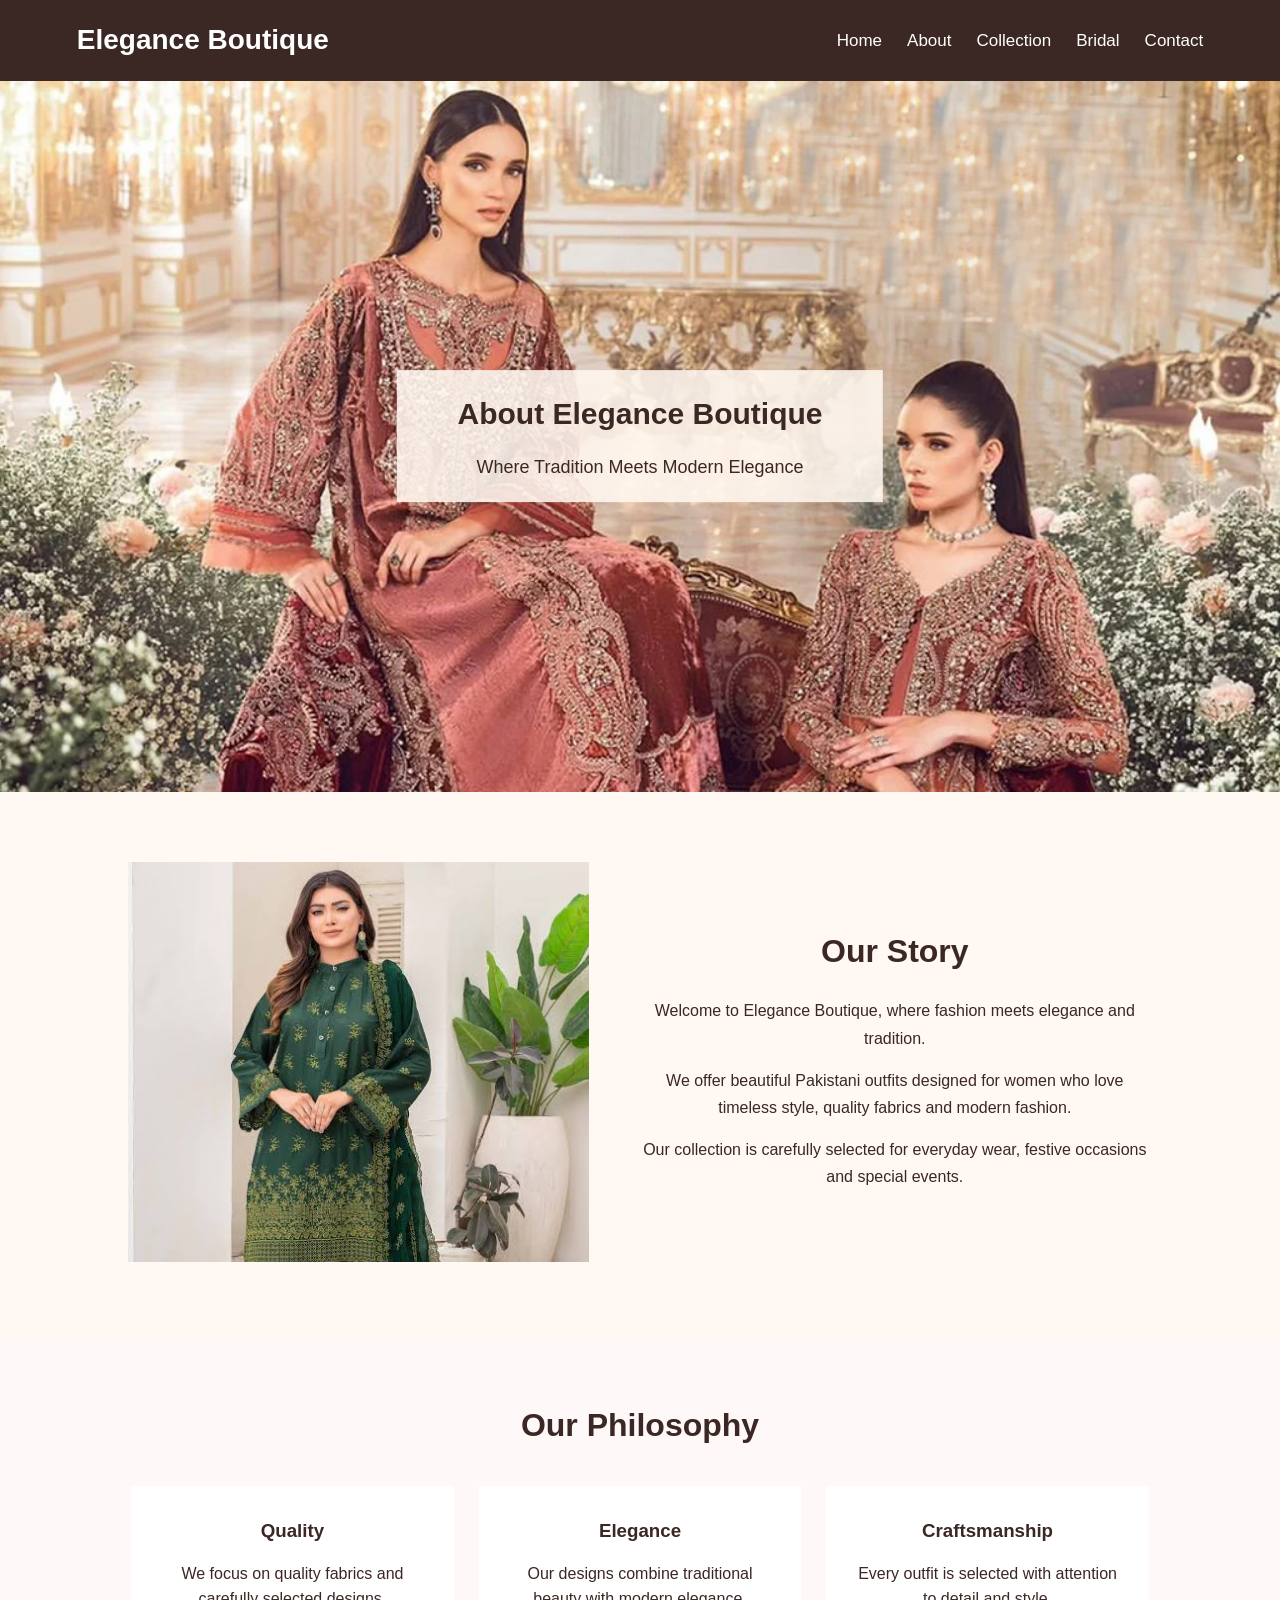
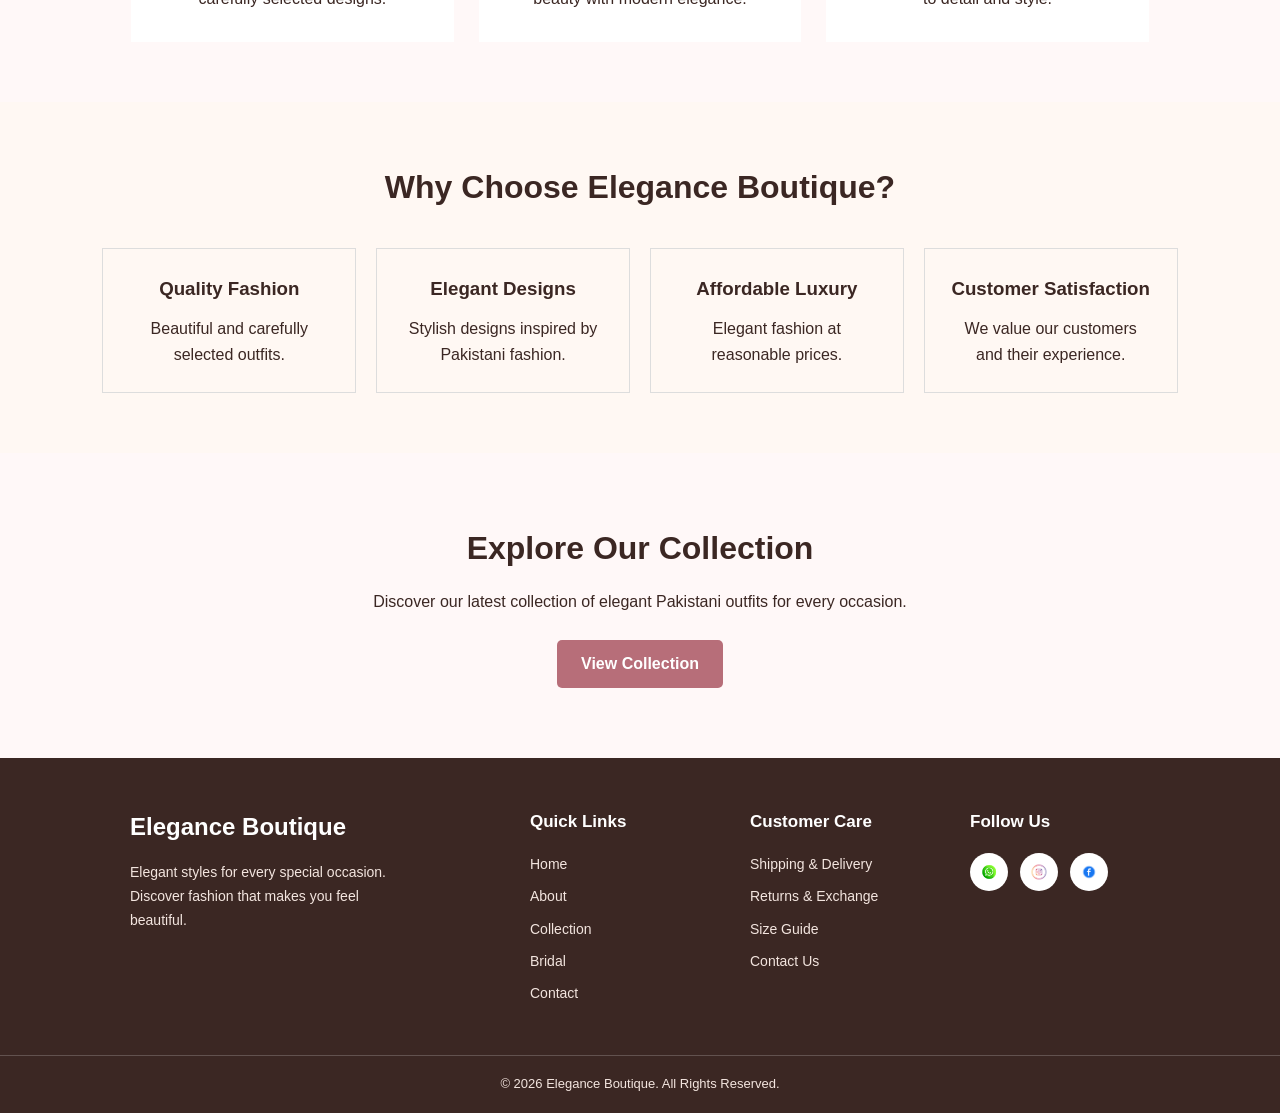
<file: about.html>
<!DOCTYPE html>
<html lang="en">
<head>
    <meta charset="UTF-8">
    <meta name="viewport" content="width=device-width, initial-scale=1.0">
    <title>Elegance Boutique</title>

     <link rel="stylesheet" href="css/style.css">
    <link rel="icon" href="images/favicon.ico" sizes="any">
    <script src="cdn/jquery-3.7.1.min.js"></script>
</head>
<body>

    <header class="header">

    <!-- Left Side -->
    <div class="header-left">

        <a href="index.html" class="logo">
            Elegance Boutique
        </a>


    </div>

    <!-- Right Side -->
    <div class="header-right">

        <nav class="navbar">
            <a href="index.html">Home</a>
            <a href="about.html">About</a>
            <a href="collection.html">Collection</a>
            <a href="bridal.html">Bridal</a>
            <a href="contact.html">Contact</a>
        </nav>

        <button class="menu-toggle" type="button">
            ☰
        </button>

    </div>

</header>
    <!-- About Banner -->
    <main>

        <section class="about-banner">

            <img src="images/about-banner.jpg" alt="Elegance Boutique">

            <div class="banner-content">
                <h1>About Elegance Boutique</h1>
                <p>Where Tradition Meets Modern Elegance</p>
            </div>

        </section>


        <!-- Our Story -->
        <section class="our-story" id="our-story">

            <div class="story-image">
                <img src="images/about-story.jpg" alt="Elegance Boutique Collection">
            </div>

            <div class="story-text">

                <h2>Our Story</h2>

                <p>
                    Welcome to Elegance Boutique, where fashion meets
                    elegance and tradition.
                </p>

                <p>
                    We offer beautiful Pakistani outfits designed for
                    women who love timeless style, quality fabrics and
                    modern fashion.
                </p>

                <p>
                    Our collection is carefully selected for everyday
                    wear, festive occasions and special events.
                </p>

            </div>

        </section>


        <!-- Our Philosophy -->
        <section class="philosophy" id="philosophy">

            <h2>Our Philosophy</h2>

            <div class="philosophy-boxes">

                <article>
                    <h3>Quality</h3>
                    <p>
                        We focus on quality fabrics and carefully
                        selected designs.
                    </p>
                </article>

                <article>
                    <h3>Elegance</h3>
                    <p>
                        Our designs combine traditional beauty with
                        modern elegance.
                    </p>
                </article>

                <article>
                    <h3>Craftsmanship</h3>
                    <p>
                        Every outfit is selected with attention to
                        detail and style.
                    </p>
                </article>

            </div>

        </section>


        <!-- Why Choose Us -->
        <section class="why-us" id="why-us">

            <h2>Why Choose Elegance Boutique?</h2>

            <div class="why-boxes">

                <article class="why-card">
                    <h3>Quality Fashion</h3>
                    <p>Beautiful and carefully selected outfits.</p>
                </article>

                <article class="why-card">
                    <h3>Elegant Designs</h3>
                    <p>Stylish designs inspired by Pakistani fashion.</p>
                </article>

                <article class="why-card">
                    <h3>Affordable Luxury</h3>
                    <p>Elegant fashion at reasonable prices.</p>
                </article>

                <article class="why-card">
                    <h3>Customer Satisfaction</h3>
                    <p>We value our customers and their experience.</p>
                </article>

            </div>

        </section>


        <!-- Collection Section -->
        <section class="collection-intro" id="collection-intro">

            <h2>Explore Our Collection</h2>

            <p>
                Discover our latest collection of elegant Pakistani
                outfits for every occasion.
            </p>

            <a href="collection.html" class="button">View Collection</a>

        </section>

    </main>
    

    <footer class="footer">

    <div class="footer-container">

        <!-- Brand -->
        <div class="footer-box">
            <h2>Elegance Boutique</h2>
            <p>
                Elegant styles for every special occasion.
                Discover fashion that makes you feel beautiful.
            </p>
        </div>

        <!-- Quick Links -->
        <div class="footer-box">
            <h3>Quick Links</h3>

            <a href="index.html">Home</a>
            <a href="about.html">About</a>
            <a href="collection.html">Collection</a>
            <a href="bridal.html">Bridal</a>
            <a href="contact.html">Contact</a>
        </div>

        <!-- Customer Care -->
        <div class="footer-box">
            <h3>Customer Care</h3>

            <a href="#" class="footer-info" data-info="shipping">
                Shipping & Delivery
            </a>

            <a href="#" class="footer-info" data-info="returns">
                Returns & Exchange
            </a>

            <a href="#" class="footer-info" data-info="size">
                Size Guide
            </a>

            <a href="contact.html">Contact Us</a>
        </div>

        <!-- Social Media -->
        <div class="footer-box">
            <h3>Follow Us</h3>

            <div class="footer-social-icons">

                <a href="https://www.whatsapp.com/" target="_blank">
                    <img src="images/whatsap.png" alt="WhatsApp">
                </a>

                <a href="https://www.instagram.com/" target="_blank">
                    <img src="images/insta.png" alt="Instagram">
                </a>

                <a href="https://www.facebook.com/" target="_blank">
                    <img src="images/fb.png" alt="Facebook">
                </a>

            </div>
        </div>

    </div>


    <!-- Information Popup -->
    <div class="footer-popup" id="footerPopup">

        <div class="popup-content">

            <button class="close-popup" id="closePopup">&times;</button>

            <h3 id="popupTitle"></h3>

            <p id="popupText"></p>

        </div>

    </div>

    <div class="footer-bottom">

        <p>
            &copy; 2026 Elegance Boutique. All Rights Reserved.
        </p>

    </div>

</footer>

    <script src="js/script.js"></script>

</body>
</html>
</file>
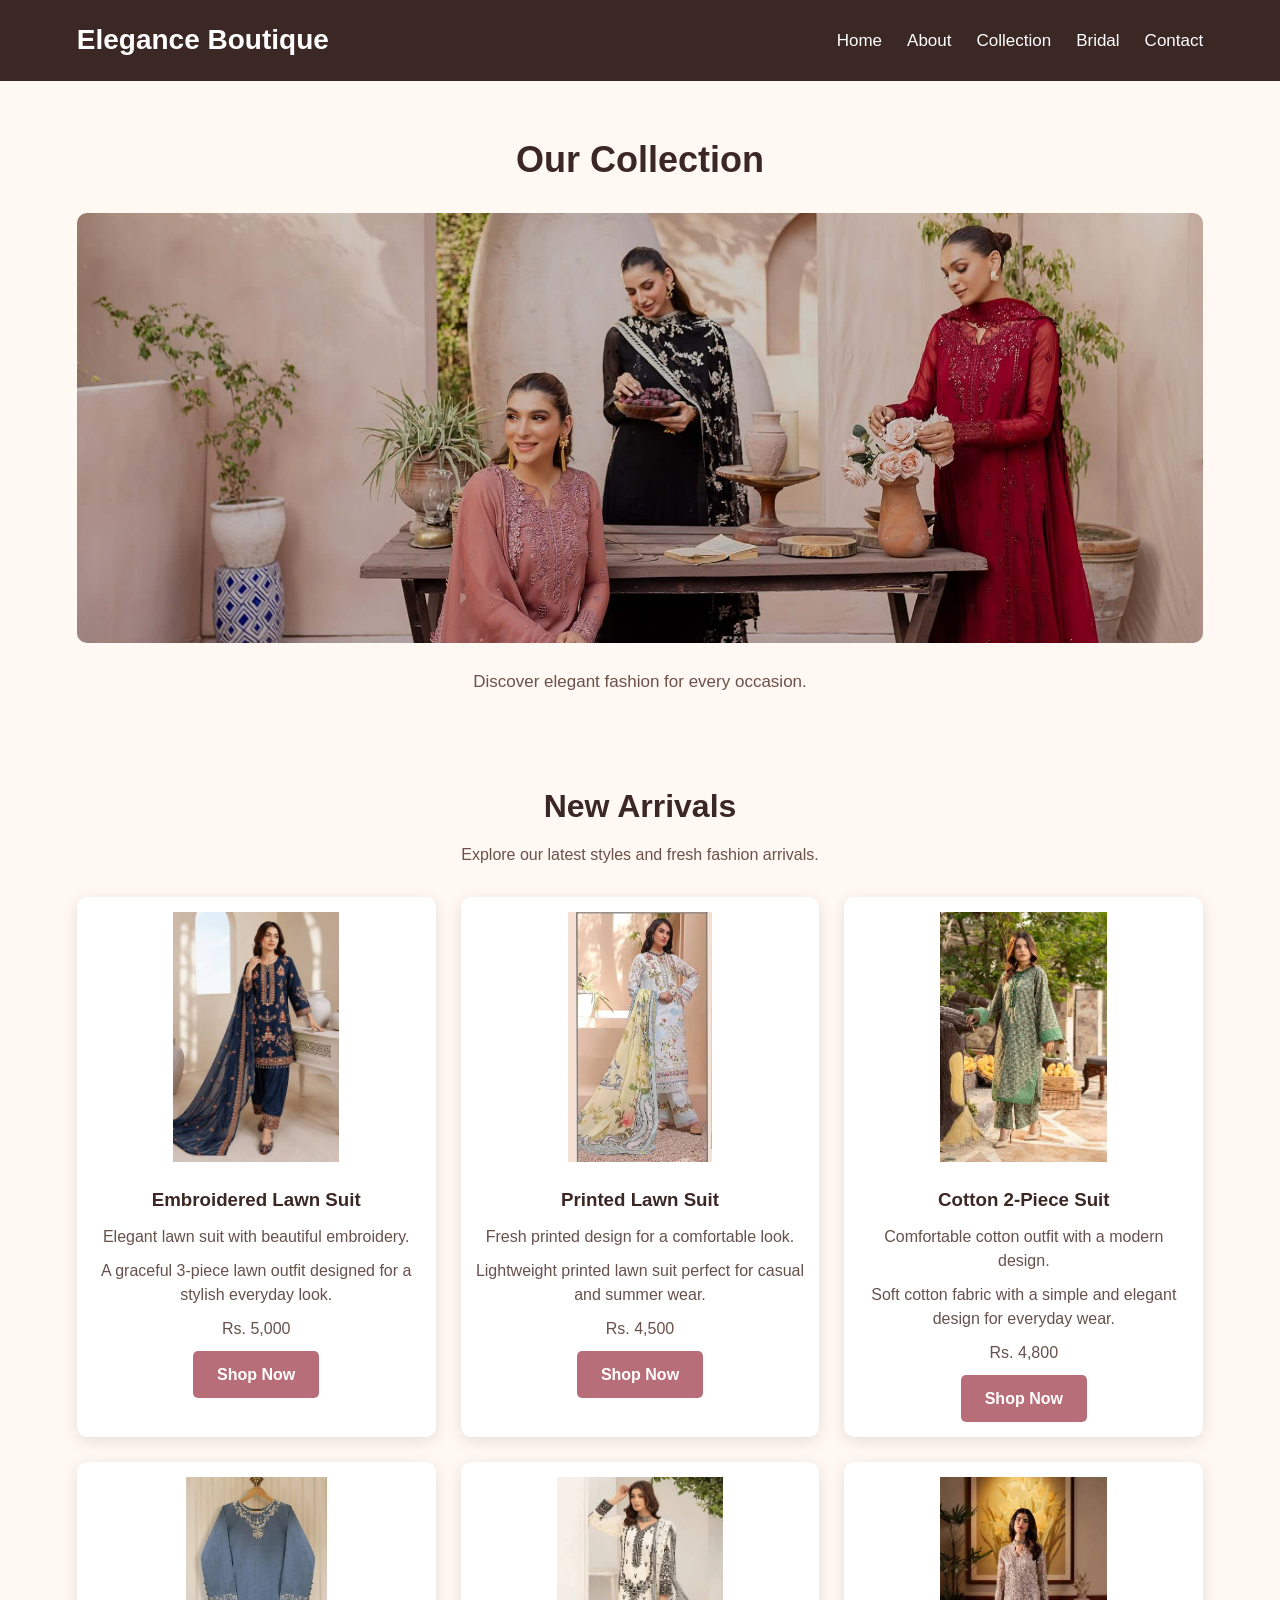
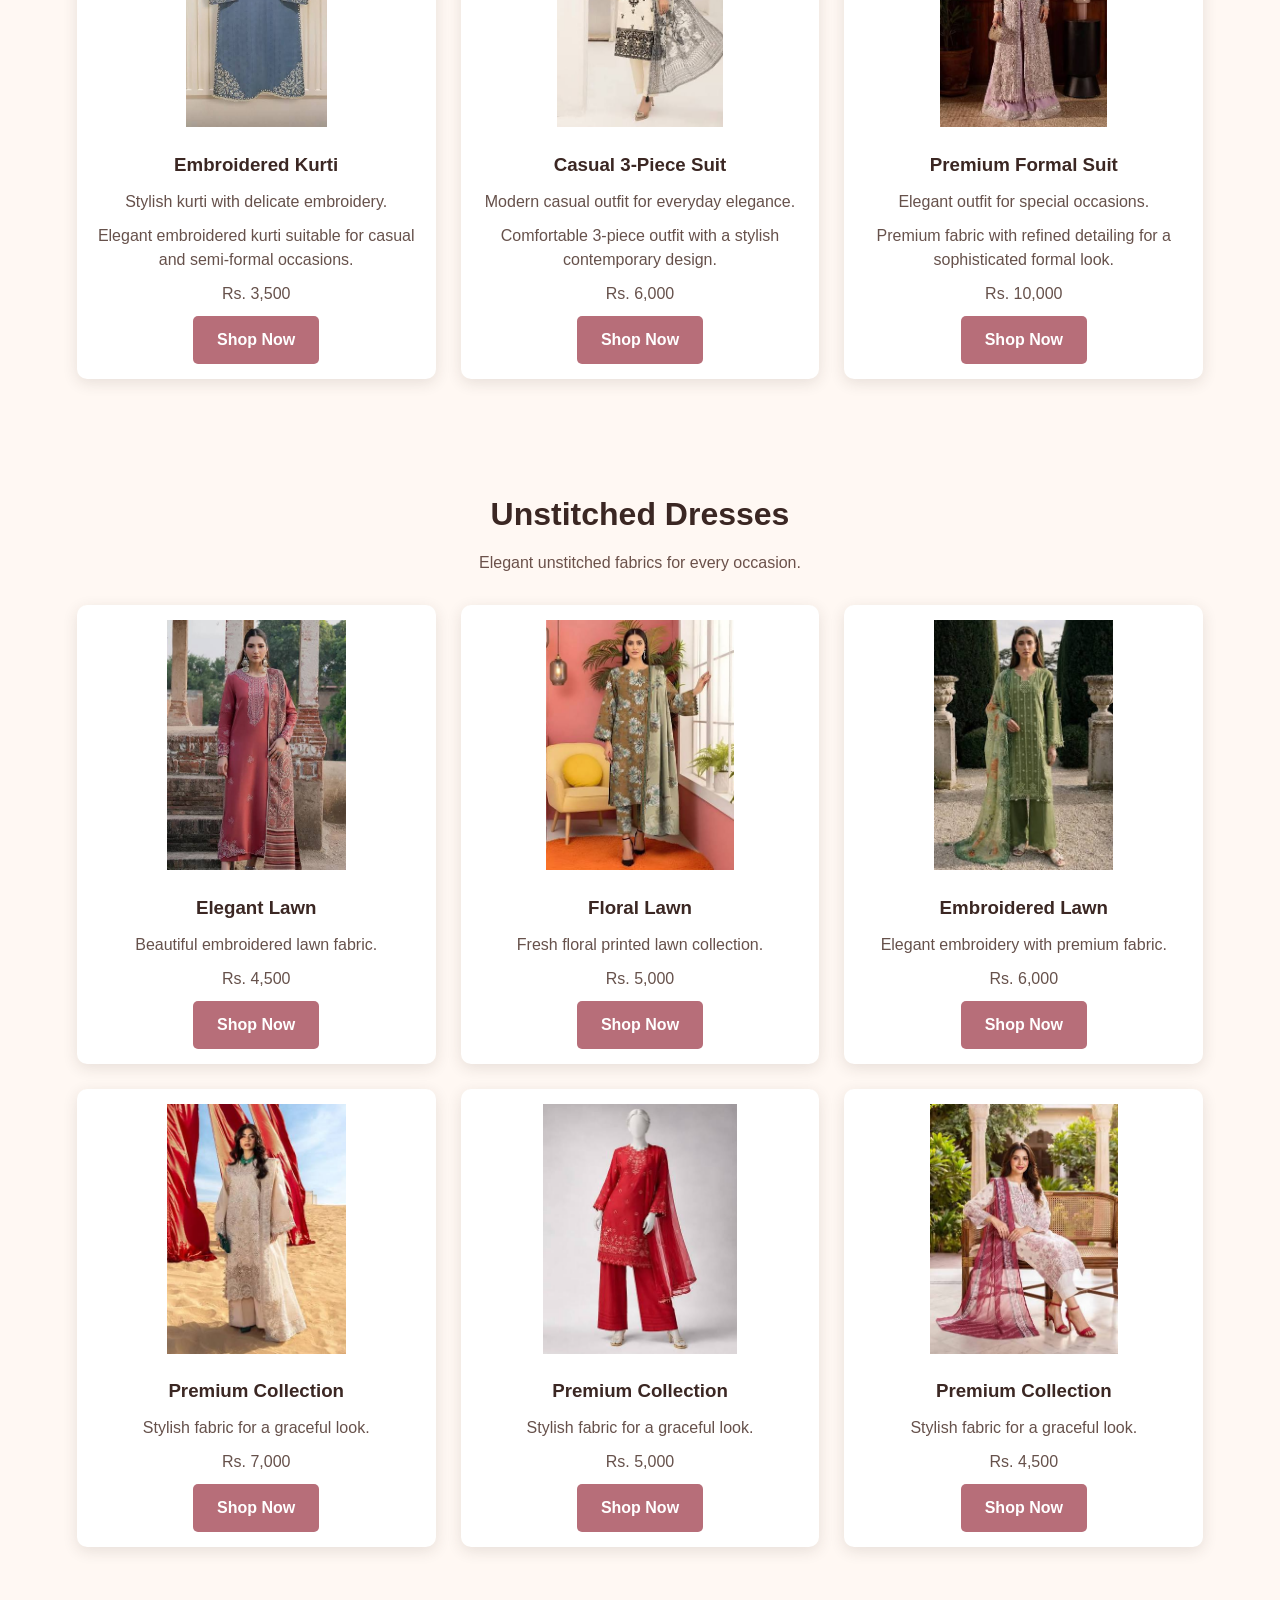
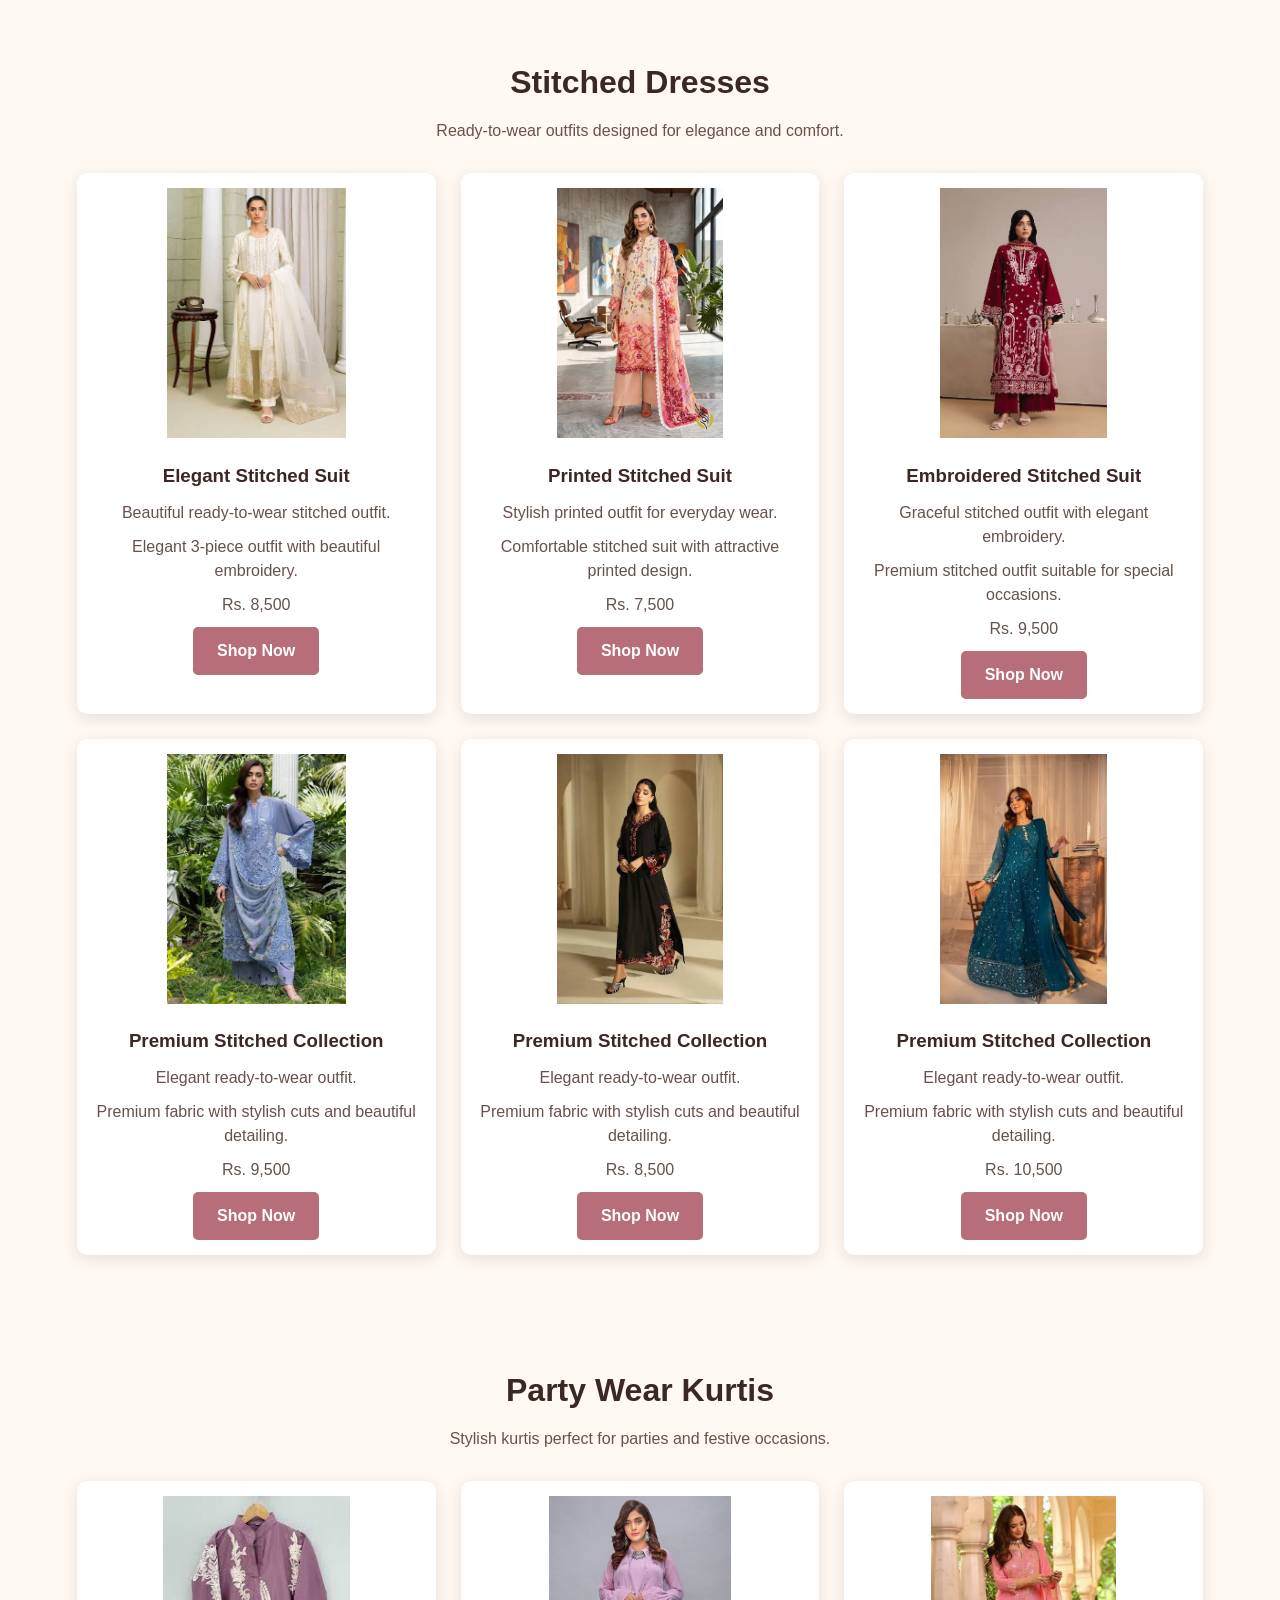
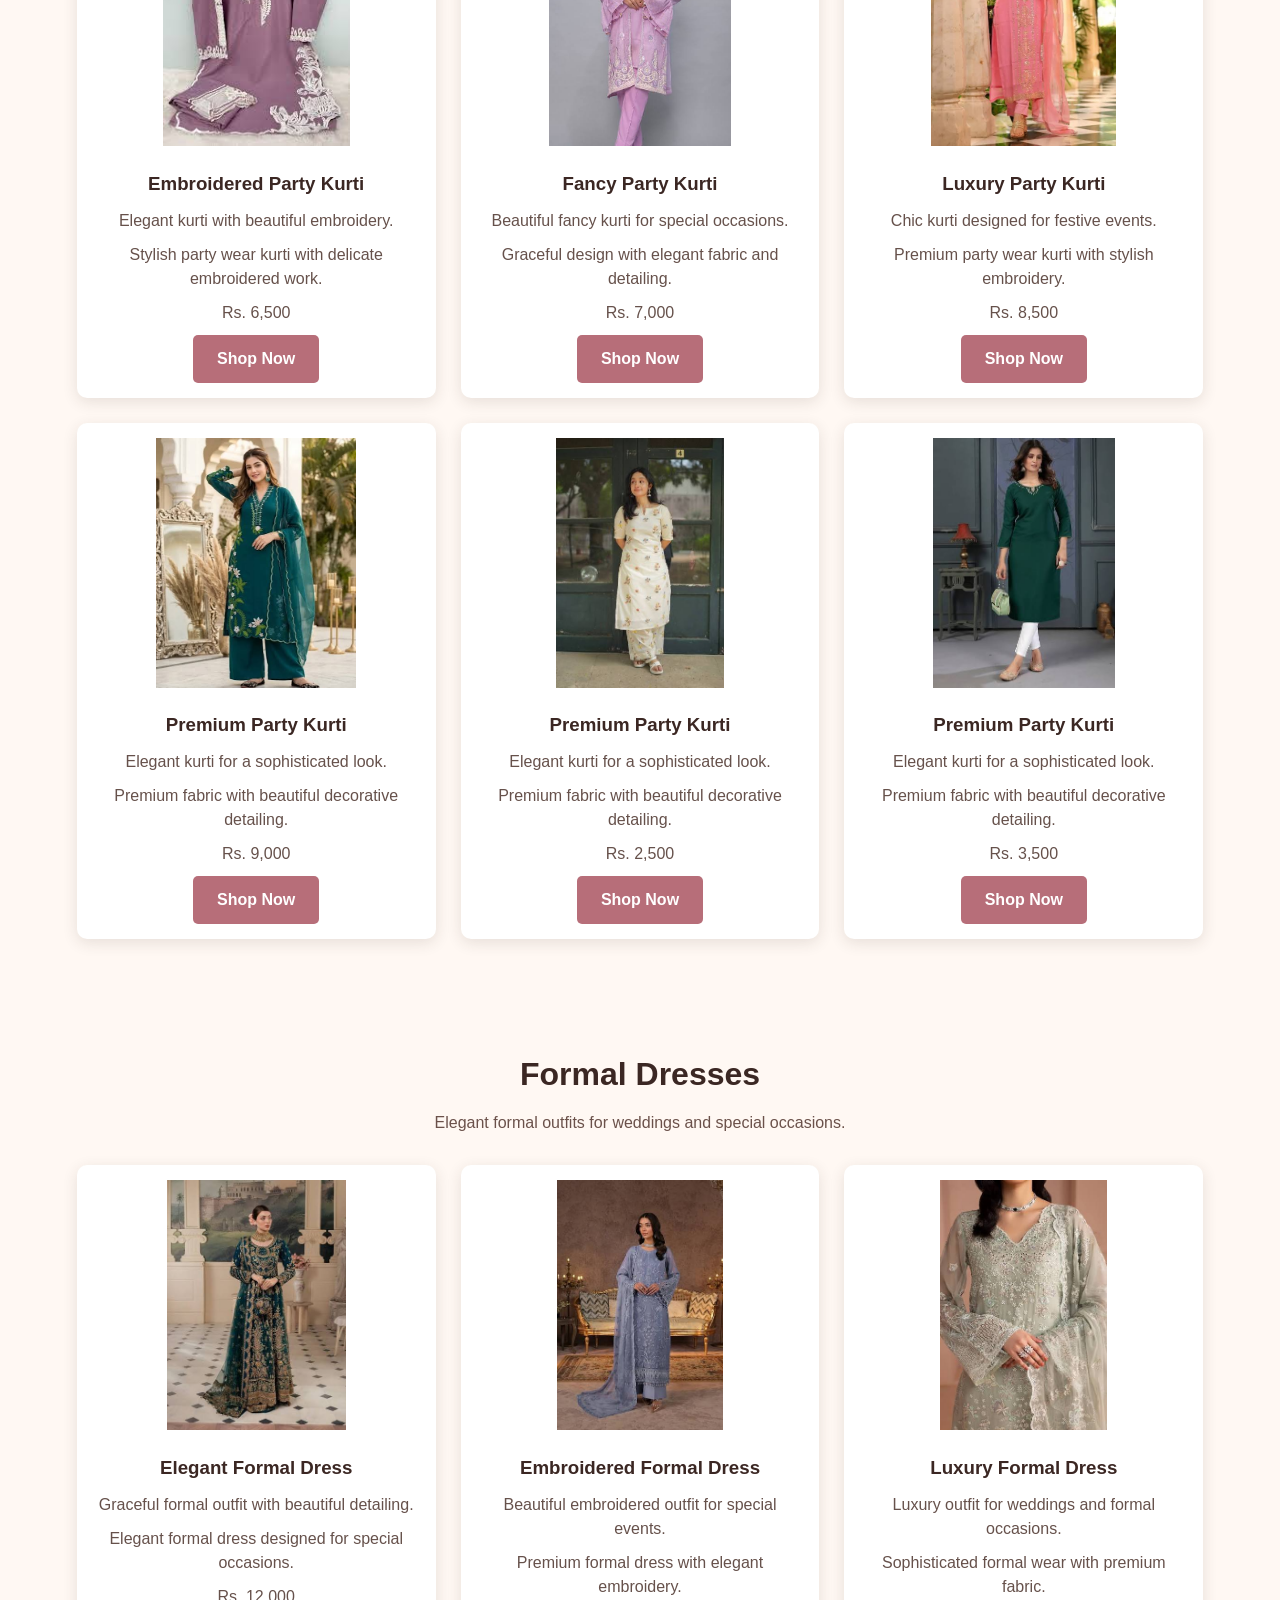
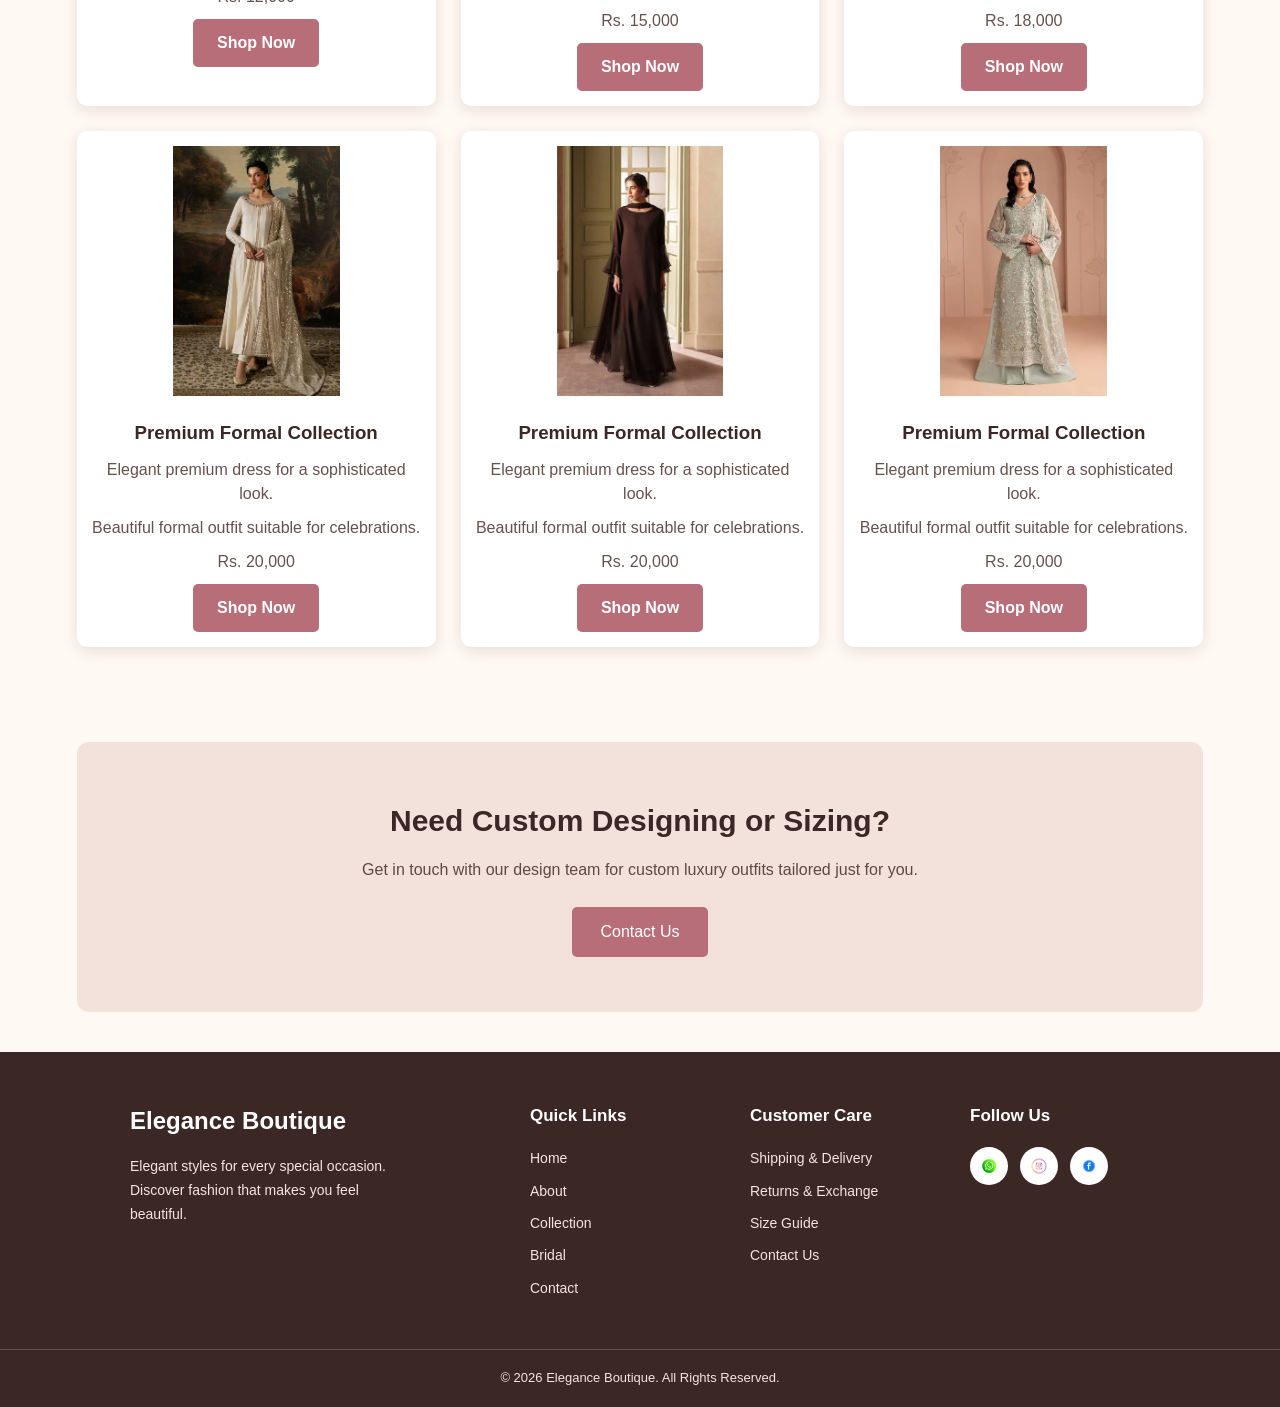
<file: collection.html>
<!DOCTYPE html>
<html lang="en">
<head>
    <meta charset="UTF-8">
    <meta name="viewport" content="width=device-width, initial-scale=1.0">
    <title>Document</title>
    <link rel="stylesheet" href="css/style.css">


    <link rel="stylesheet" href="cdn/slick.css">
    <link rel="stylesheet" href="cdn/slick-theme.css">
    <link rel="icon" href="images/favicon.ico" sizes="any">
    <script src="cdn/jquery-3.7.1.min.js"></script>
    <script src="cdn/slick.min.js"></script>


</head>
<body>
<header class="header">

    <!-- Left Side -->
    <div class="header-left">

        <a href="index.html" class="logo">
            Elegance Boutique
        </a>


    </div>

    <!-- Right Side -->
    <div class="header-right">

        <nav class="navbar">
            <a href="index.html">Home</a>
            <a href="about.html">About</a>
            <a href="collection.html">Collection</a>
            <a href="bridal.html">Bridal</a>
            <a href="contact.html">Contact</a>
        </nav>

        <button class="menu-toggle" type="button">
            ☰
        </button>

    </div>

</header>
     <main>

    <section class="collection-section" id="collection">

    <h2>Our Collection</h2>

    <img src="images/collection-banner.jpg" 
         alt="Elegance Boutique Collection">

    <p>Discover elegant fashion for every occasion.</p>

</section>

        <!-- New Arrivals -->
<section class="product-section" id="new-arrivals">

    <h2>New Arrivals</h2>
    <p>Explore our latest styles and fresh fashion arrivals.</p>

    <div class="product-grid">

        <!-- Product 1 -->
        <article class="product-card">

            <img src="images/new1.jpg" alt="Embroidered Lawn Suit">

            <h3>Embroidered Lawn Suit</h3>

            <p>Elegant lawn suit with beautiful embroidery.</p>

            <p>
                <strong>Details:</strong>
                A graceful 3-piece lawn outfit designed for a stylish everyday look.
            </p>

            <p>
                <strong>Price:</strong> Rs. 5,000
            </p>

            <a class="button" href="contact.html">Shop Now</a>

        </article>


        <!-- Product 2 -->
        <article class="product-card">

            <img src="images/new2.jpg" alt="Printed Lawn Suit">

            <h3>Printed Lawn Suit</h3>

            <p>Fresh printed design for a comfortable look.</p>

            <p>
                <strong>Details:</strong>
                Lightweight printed lawn suit perfect for casual and summer wear.
            </p>

            <p>
                <strong>Price:</strong> Rs. 4,500
            </p>

            <a class="button" href="contact.html">Shop Now</a>

        </article>


        <!-- Product 3 -->
        <article class="product-card">

            <img src="images/new3.jpg" alt="Cotton Two Piece Suit">

            <h3>Cotton 2-Piece Suit</h3>

            <p>Comfortable cotton outfit with a modern design.</p>

            <p>
                <strong>Details:</strong>
                Soft cotton fabric with a simple and elegant design for everyday wear.
            </p>

            <p>
                <strong>Price:</strong> Rs. 4,800
            </p>

            <a class="button" href="contact.html">Shop Now</a>

        </article>


        <!-- Product 4 -->
        <article class="product-card">

            <img src="images/new4.jpg" alt="Embroidered Kurti">

            <h3>Embroidered Kurti</h3>

            <p>Stylish kurti with delicate embroidery.</p>

            <p>
                <strong>Details:</strong>
                Elegant embroidered kurti suitable for casual and semi-formal occasions.
            </p>

            <p>
                <strong>Price:</strong> Rs. 3,500
            </p>

            <a class="button" href="contact.html">Shop Now</a>

        </article>


        <!-- Product 5 -->
        <article class="product-card">

            <img src="images/new5.jpg" alt="Casual Three Piece Suit">

            <h3>Casual 3-Piece Suit</h3>

            <p>Modern casual outfit for everyday elegance.</p>

            <p>
                <strong>Details:</strong>
                Comfortable 3-piece outfit with a stylish contemporary design.
            </p>

            <p>
                <strong>Price:</strong> Rs. 6,000
            </p>

            <a class="button" href="contact.html">Shop Now</a>

        </article>


        <!-- Product 6 -->
        <article class="product-card">

            <img src="images/new6.jpg" alt="Premium Formal Suit">

            <h3>Premium Formal Suit</h3>

            <p>Elegant outfit for special occasions.</p>

            <p>
                <strong>Details:</strong>
                Premium fabric with refined detailing for a sophisticated formal look.
            </p>

            <p>
                <strong>Price:</strong> Rs. 10,000
            </p>

            <a class="button" href="contact.html">Shop Now</a>

        </article>

    </div>

</section>

<section class="product-section" id="unstitched-dresses">

    <h2>Unstitched Dresses</h2>
    <p>Elegant unstitched fabrics for every occasion.</p>

    <div class="product-grid">

        <article class="product-card">
            <img src="images/unstitched1.jpg" alt="Unstitched Dress">
            <h3>Elegant Lawn</h3>
            <p>Beautiful embroidered lawn fabric.</p>
            <p><strong>Price:</strong> Rs. 4,500</p>
            <a class="button" href="contact.html">Shop Now</a>
        </article>

        <article class="product-card">
            <img src="images/unstitched2.jpg" alt="Unstitched Lawn Dress">
            <h3>Floral Lawn</h3>
            <p>Fresh floral printed lawn collection.</p>
            <p><strong>Price:</strong> Rs. 5,000</p>

            <a class="button" href="contact.html">Shop Now</a>
        </article>

        <article class="product-card">
            <img src="images/unstitched3.jpg" alt="Embroidered Unstitched Dress">
            <h3>Embroidered Lawn</h3>
            <p>Elegant embroidery with premium fabric.</p>
            <p><strong>Price:</strong> Rs. 6,000</p>

            <a class="button" href="contact.html">Shop Now</a>
        </article>

        <article class="product-card">
            <img src="images/unstitched4.jpg" alt="Premium Unstitched Dress">
            <h3>Premium Collection</h3>
            <p>Stylish fabric for a graceful look.</p>
            <p><strong>Price:</strong> Rs. 7,000</p>
            <a class="button" href="contact.html">Shop Now</a>


        </article>

        <article class="product-card">
            <img src="images/unstitched5.jpg" alt="Premium Unstitched Dress">
            <h3>Premium Collection</h3>
            <p>Stylish fabric for a graceful look.</p>
            <p><strong>Price:</strong> Rs. 5,000</p>

            <a class="button" href="contact.html">Shop Now</a>

        </article>

        <article class="product-card">
            <img src="images/unstitched6.jpg" alt="Premium Unstitched Dress">
            <h3>Premium Collection</h3>
            <p>Stylish fabric for a graceful look.</p>
            <p><strong>Price:</strong> Rs. 4,500</p>

            <a class="button" href="contact.html">Shop Now</a>

        </article>

    </div>
</section>


<!-- Stitched Dresses -->
<section class="product-section" id="stitched-dresses">

    <h2>Stitched Dresses</h2>
    <p>Ready-to-wear outfits designed for elegance and comfort.</p>

    <div class="product-grid">

        <article class="product-card">
            <img src="images/stitched1.jpg" alt="Elegant Stitched Suit">
            <h3>Elegant Stitched Suit</h3>
            <p>Beautiful ready-to-wear stitched outfit.</p>
            <p><strong>Details:</strong> Elegant 3-piece outfit with beautiful embroidery.</p>
            <p><strong>Price:</strong> Rs. 8,500</p>
            <a class="button" href="contact.html">Shop Now</a>

    
        </article>

        <article class="product-card">
            <img src="images/stitched2.jpg" alt="Printed Stitched Suit">
            <h3>Printed Stitched Suit</h3>
            <p>Stylish printed outfit for everyday wear.</p>
            <p><strong>Details:</strong> Comfortable stitched suit with attractive printed design.</p>
            <p><strong>Price:</strong> Rs. 7,500</p>

            <a class="button" href="contact.html">Shop Now</a>


            
        </article>

        <article class="product-card">
            <img src="images/stitched3.jpg" alt="Embroidered Stitched Suit">
            <h3>Embroidered Stitched Suit</h3>
            <p>Graceful stitched outfit with elegant embroidery.</p>
            <p><strong>Details:</strong> Premium stitched outfit suitable for special occasions.</p>
            <p><strong>Price:</strong> Rs. 9,500</p>

                <a class="button" href="contact.html">Shop Now</a>

            
        </article>

        <article class="product-card">
            <img src="images/stitched4.jpg" alt="Premium Stitched Collection">
            <h3>Premium Stitched Collection</h3>
            <p>Elegant ready-to-wear outfit.</p>
            <p><strong>Details:</strong> Premium fabric with stylish cuts and beautiful detailing.</p>
            <p><strong>Price:</strong> Rs. 9,500</p>

                 <a class="button" href="contact.html">Shop Now</a>


        </article>

         <article class="product-card">
            <img src="images/stitched5.jpg" alt="Premium Stitched Collection">
            <h3>Premium Stitched Collection</h3>
            <p>Elegant ready-to-wear outfit.</p>
            <p><strong>Details:</strong> Premium fabric with stylish cuts and beautiful detailing.</p>
            <p><strong>Price:</strong> Rs. 8,500</p>

                <a class="button" href="contact.html">Shop Now</a>


        </article>

         <article class="product-card">
            <img src="images/stitched6.jpg" alt="Premium Stitched Collection">
            <h3>Premium Stitched Collection</h3>
            <p>Elegant ready-to-wear outfit.</p>
            <p><strong>Details:</strong> Premium fabric with stylish cuts and beautiful detailing.</p>
            <p><strong>Price:</strong> Rs. 10,500</p>

                <a class="button" href="contact.html">Shop Now</a>


        </article>


    </div>
</section>


<!-- Party Wear Kurtis -->
<section class="product-section" id="party-wear-kurtis">

    <h2>Party Wear Kurtis</h2>
    <p>Stylish kurtis perfect for parties and festive occasions.</p>

    <div class="product-grid">

        <article class="product-card">
            <img src="images/kurti1.jpg" alt="Embroidered Party Kurti">
            <h3>Embroidered Party Kurti</h3>
            <p>Elegant kurti with beautiful embroidery.</p>
            <p><strong>Details:</strong> Stylish party wear kurti with delicate embroidered work.</p>
            <p><strong>Price:</strong> Rs. 6,500</p>

                <a class="button" href="contact.html">Shop Now</a>

            
        </article>

        <article class="product-card">
            <img src="images/kurti2.jpg" alt="Fancy Party Kurti">
            <h3>Fancy Party Kurti</h3>
            <p>Beautiful fancy kurti for special occasions.</p>
            <p><strong>Details:</strong> Graceful design with elegant fabric and detailing.</p>
            <p><strong>Price:</strong> Rs. 7,000</p>

                <a class="button" href="contact.html">Shop Now</a>


            
        </article>

        <article class="product-card">
            <img src="images/kurti3.jpg" alt="Luxury Party Kurti">
            <h3>Luxury Party Kurti</h3>
            <p>Chic kurti designed for festive events.</p>
            <p><strong>Details:</strong> Premium party wear kurti with stylish embroidery.</p>
            <p><strong>Price:</strong> Rs. 8,500</p>

                <a class="button" href="contact.html">Shop Now</a>


        
        </article>

        <article class="product-card">
            <img src="images/kurti4.jpg" alt="Premium Party Wear Kurti">
            <h3>Premium Party Kurti</h3>
            <p>Elegant kurti for a sophisticated look.</p>
            <p><strong>Details:</strong> Premium fabric with beautiful decorative detailing.</p>
            <p><strong>Price:</strong> Rs. 9,000</p>

                <a class="button" href="contact.html">Shop Now</a>


        </article>

        <article class="product-card">
            <img src="images/kurti5.jpg" alt="Premium Wear Kurti">
            <h3>Premium Party Kurti</h3>
            <p>Elegant kurti for a sophisticated look.</p>
            <p><strong>Details:</strong> Premium fabric with beautiful decorative detailing.</p>
            <p><strong>Price:</strong> Rs. 2,500</p>
            <a class="button" href="contact.html">Shop Now</a>


        </article>

        <article class="product-card">
            <img src="images/kurti6.jpg" alt="Premium long Kurti">
            <h3>Premium Party Kurti</h3>
            <p>Elegant kurti for a sophisticated look.</p>
            <p><strong>Details:</strong> Premium fabric with beautiful decorative detailing.</p>
            <p><strong>Price:</strong> Rs. 3,500</p>
            <a class="button" href="contact.html">Shop Now</a>


        </article>

    </div>
</section>


<!-- Formal Dresses -->
<section class="product-section" id="formal-dresses">

    <h2>Formal Dresses</h2>
    <p>Elegant formal outfits for weddings and special occasions.</p>

    <div class="product-grid">

        <article class="product-card">
            <img src="images/formal1.jpg" alt="Elegant Formal Dress">
            <h3>Elegant Formal Dress</h3>
            <p>Graceful formal outfit with beautiful detailing.</p>
            <p><strong>Details:</strong> Elegant formal dress designed for special occasions.</p>
            <p><strong>Price:</strong> Rs. 12,000</p>

            <a class="button" href="contact.html">Shop Now</a>


            
        </article>

        <article class="product-card">
            <img src="images/formal2.jpg" alt="Embroidered Formal Dress">
            <h3>Embroidered Formal Dress</h3>
            <p>Beautiful embroidered outfit for special events.</p>
            <p><strong>Details:</strong> Premium formal dress with elegant embroidery.</p>
            <p><strong>Price:</strong> Rs. 15,000</p>

            <a class="button" href="contact.html">Shop Now</a>

        </article>

        <article class="product-card">
            <img src="images/formal3.jpg" alt="Luxury Formal Dress">
            <h3>Luxury Formal Dress</h3>
            <p>Luxury outfit for weddings and formal occasions.</p>
            <p><strong>Details:</strong> Sophisticated formal wear with premium fabric.</p>
            <p><strong>Price:</strong> Rs. 18,000</p>
            <a class="button" href="contact.html">Shop Now</a>


        </article>

        <article class="product-card">
            <img src="images/formal4.jpg" alt="Premium Formal Dress">
            <h3>Premium Formal Collection</h3>
            <p>Elegant premium dress for a sophisticated look.</p>
            <p><strong>Details:</strong> Beautiful formal outfit suitable for celebrations.</p>
            <p><strong>Price:</strong> Rs. 20,000</p>

            <a class="button" href="contact.html">Shop Now</a>

        </article>

        
        <article class="product-card">
            <img src="images/formal5.jpg" alt="Premium Formal Dress">
            <h3>Premium Formal Collection</h3>
            <p>Elegant premium dress for a sophisticated look.</p>
            <p><strong>Details:</strong> Beautiful formal outfit suitable for celebrations.</p>
            <p><strong>Price:</strong> Rs. 20,000</p>
            <a class="button" href="contact.html">Shop Now</a>


        </article>

        
        <article class="product-card">
            <img src="images/formal6.jpg" alt="Premium Formal Dress">
            <h3>Premium Formal Collection</h3>
            <p>Elegant premium dress for a sophisticated look.</p>
            <p><strong>Details:</strong> Beautiful formal outfit suitable for celebrations.</p>
            <p><strong>Price:</strong> Rs. 20,000</p>

            <a class="button" href="contact.html">Shop Now</a>


        </article>

    </div>
</section>

</main>


<!-- Custom Designing -->
<section class="cta-banner" id="custom-designing">

    <h2>Need Custom Designing or Sizing?</h2>

    <p>
        Get in touch with our design team for custom luxury outfits
        tailored just for you.
    </p>

    <a href="contact.html" class="cta-btn">Contact Us</a>

</section>

 <footer class="footer">

    <div class="footer-container">

        <!-- Brand -->
        <div class="footer-box">
            <h2>Elegance Boutique</h2>
            <p>
                Elegant styles for every special occasion.
                Discover fashion that makes you feel beautiful.
            </p>
        </div>

        <!-- Quick Links -->
        <div class="footer-box">
            <h3>Quick Links</h3>

            <a href="index.html">Home</a>
            <a href="about.html">About</a>
            <a href="collection.html">Collection</a>
            <a href="bridal.html">Bridal</a>
            <a href="contact.html">Contact</a>
        </div>

        <!-- Customer Care -->
        <div class="footer-box">
            <h3>Customer Care</h3>

            <a href="#" class="footer-info" data-info="shipping">
                Shipping & Delivery
            </a>

            <a href="#" class="footer-info" data-info="returns">
                Returns & Exchange
            </a>

            <a href="#" class="footer-info" data-info="size">
                Size Guide
            </a>

            <a href="contact.html">Contact Us</a>
        </div>

        <!-- Social Media -->
        <div class="footer-box">
            <h3>Follow Us</h3>

            <div class="footer-social-icons">

                <a href="https://www.whatsapp.com/" target="_blank">
                    <img src="images/whatsap.png" alt="WhatsApp">
                </a>

                <a href="https://www.instagram.com/" target="_blank">
                    <img src="images/insta.png" alt="Instagram">
                </a>

                <a href="https://www.facebook.com/" target="_blank">
                    <img src="images/fb.png" alt="Facebook">
                </a>

            </div>
        </div>

    </div>


    <!-- Information Popup -->
    <div class="footer-popup" id="footerPopup">

        <div class="popup-content">

            <button class="close-popup" id="closePopup">&times;</button>

            <h3 id="popupTitle"></h3>

            <p id="popupText"></p>

        </div>

    </div>

    <div class="footer-bottom">

        <p>
            &copy; 2026 Elegance Boutique. All Rights Reserved.
        </p>

    </div>

</footer>

    <script src="js/script.js"></script>
</body>
</html>
</file>
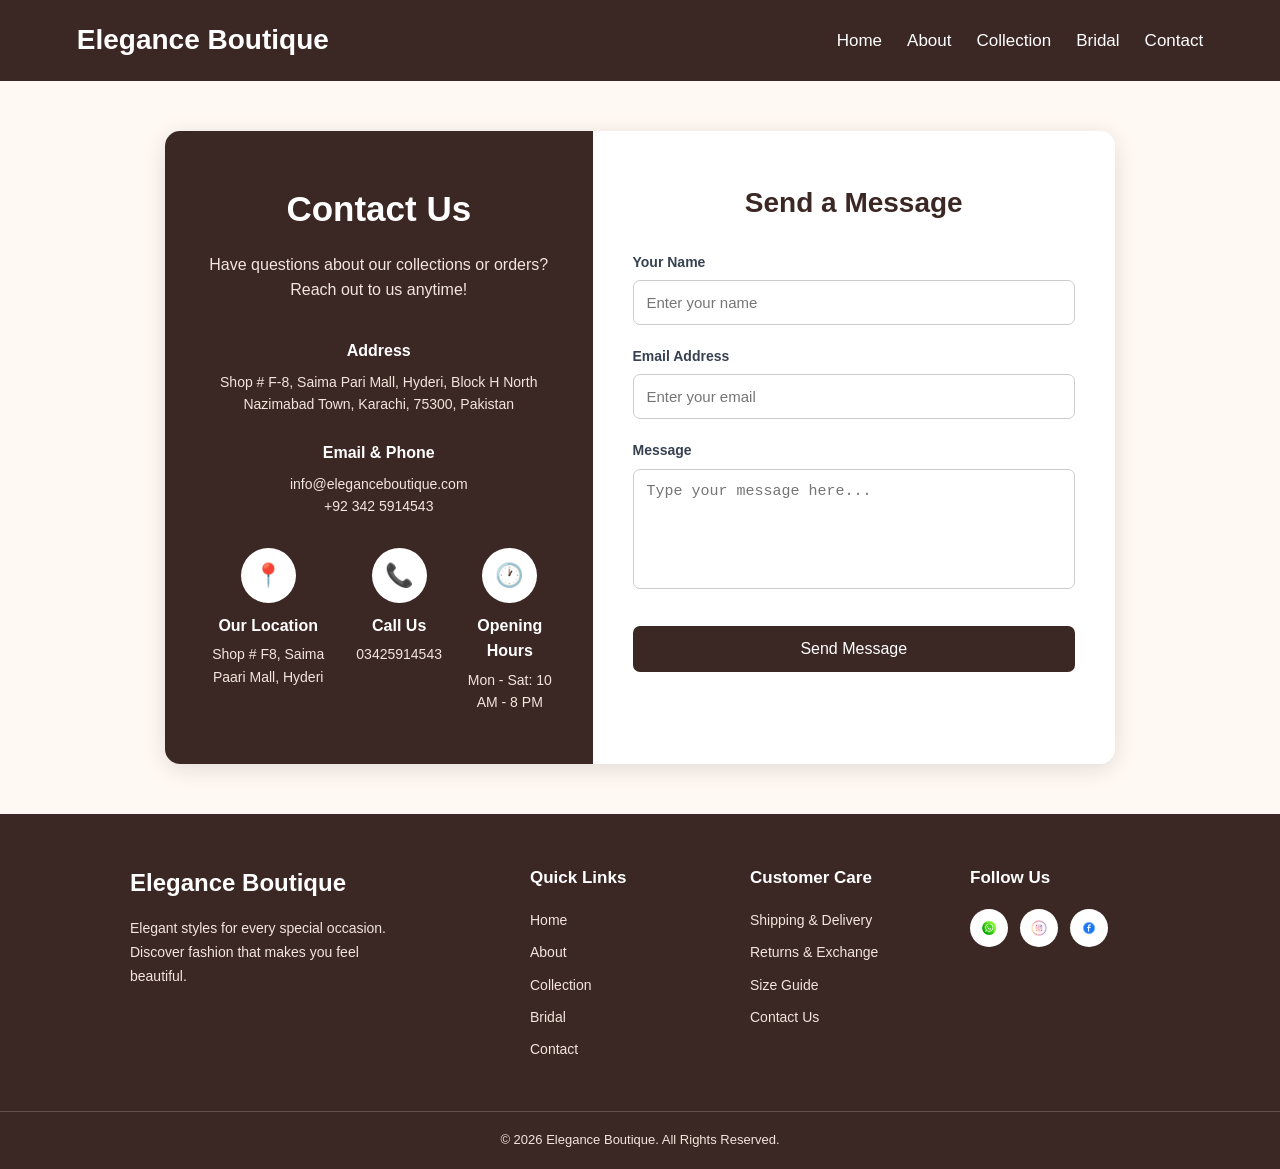
<file: contact.html>
<!DOCTYPE html>
<html lang="en">
<head>
    <meta charset="UTF-8">
    <meta name="viewport" content="width=device-width, initial-scale=1.0">
    <title>Document</title>
    <link rel="stylesheet" href="css/style.css">

     <link rel="stylesheet" href="cdn/slick.css">
    <link rel="stylesheet" href="cdn/slick-theme.css">
    <link rel="icon" href="images/favicon.ico" sizes="any">
    <script src="cdn/jquery-3.7.1.min.js"></script>
    <script src="cdn/slick.min.js"></script>


 
</head>
<body>

  <header class="header">

    <!-- Left Side -->
    <div class="header-left">

        <a href="index.html" class="logo">
            Elegance Boutique
        </a>


    </div>

    <!-- Right Side -->
    <div class="header-right">

        <nav class="navbar">
            <a href="index.html">Home</a>
            <a href="about.html">About</a>
            <a href="collection.html">Collection</a>
            <a href="bridal.html">Bridal</a>
            <a href="contact.html">Contact</a>
        </nav>

        <button class="menu-toggle" type="button">
            ☰
        </button>

    </div>

</header>
  <section class="contact-section" id="contact-us">
    <div class="contact-container">
        
    
        <div class="contact-info">
            <div>
                <h1>Contact Us</h1>
                <p class="intro">Have questions about our collections or orders? Reach out to us anytime!</p>
                
                <div class="info-box" id="address">
                    <h3>Address</h3>
                    <p>Shop # F-8, Saima Pari Mall, Hyderi, Block H North Nazimabad Town, Karachi, 75300, Pakistan</p>
                </div>

                <div class="info-box" id="email-phone">
                    <h3>Email & Phone</h3>
                    <p>info@eleganceboutique.com</p>
                    <p>+92 342 5914543</p>
                </div>
            </div>

          <div class="contact-details">

    <div class="detail-item">
        <a href="https://www.google.com/maps/search/?api=1&query=Shop+F-8+Saima+Pari+Mall+Hyderi+Block+H+North+Nazimabad+Karachi+75300"
           target="_blank"
           class="detail-circle">
            📍
        </a>
        <h4>Our Location</h4>
        <p>Shop # F8, Saima Paari Mall, Hyderi</p>
    </div>

    <div class="detail-item">
        <a href="tel:03425914543" class="detail-circle">
            📞
        </a>
        <h4>Call Us</h4>
        <p>03425914543</p>
    </div>

    <div class="detail-item">
        <button type="button" class="detail-circle" id="hoursButton">
            🕐
        </button>
        <h4>Opening Hours</h4>
        <p>Mon - Sat: 10 AM - 8 PM</p>
    </div>

</div>
        </div>
        
        <form class="contact-form" id="contactForm">
            <h2>Send a Message</h2>
        
            
            <div>
            <label for="name">Your Name</label>
            <input type="text" id="name" placeholder="Enter your name">
            <span id="nameError"  class="error-name"></span>
             </div>
            
            
             <div>
            <label for="email">Email Address</label>
            <input type="email" id="email" placeholder="Enter your email">
            <span id="emailError" class="error-email"></span>
            </div>
            
            
            <div>
            <label for="message">Message</label>
            <textarea id="message" placeholder="Type your message here..."></textarea>
            <span id="messageError" class="error-msg"></span>
            </div>

            <button type="submit">Send Message</button>
            <div id="response"></div>
        </form>
    </div>
    </section>


     <footer class="footer">

    <div class="footer-container">

        <!-- Brand -->
        <div class="footer-box">
            <h2>Elegance Boutique</h2>
            <p>
                Elegant styles for every special occasion.
                Discover fashion that makes you feel beautiful.
            </p>
        </div>

        <!-- Quick Links -->
        <div class="footer-box">
            <h3>Quick Links</h3>

            <a href="index.html">Home</a>
            <a href="about.html">About</a>
            <a href="collection.html">Collection</a>
            <a href="bridal.html">Bridal</a>
            <a href="contact.html">Contact</a>
        </div>

        <!-- Customer Care -->
        <div class="footer-box">
            <h3>Customer Care</h3>

            <a href="#" class="footer-info" data-info="shipping">
                Shipping & Delivery
            </a>

            <a href="#" class="footer-info" data-info="returns">
                Returns & Exchange
            </a>

            <a href="#" class="footer-info" data-info="size">
                Size Guide
            </a>

            <a href="contact.html">Contact Us</a>
        </div>

        <!-- Social Media -->
        <div class="footer-box">
            <h3>Follow Us</h3>

            <div class="footer-social-icons">

                <a href="https://www.whatsapp.com/" target="_blank">
                    <img src="images/whatsap.png" alt="WhatsApp">
                </a>

                <a href="https://www.instagram.com/" target="_blank">
                    <img src="images/insta.png" alt="Instagram">
                </a>

                <a href="https://www.facebook.com/" target="_blank">
                    <img src="images/fb.png" alt="Facebook">
                </a>

            </div>
        </div>

    </div>


    <!-- Information Popup -->
    <div class="footer-popup" id="footerPopup">

        <div class="popup-content">

            <button class="close-popup" id="closePopup">&times;</button>

            <h3 id="popupTitle"></h3>

            <p id="popupText"></p>

        </div>

    </div>

    <div class="footer-bottom">

        <p>
            &copy; 2026 Elegance Boutique. All Rights Reserved.
        </p>

    </div>

</footer>




    
    <script src="js/script.js"></script>
</body>
</html>
</file>
<file: css/style.css>
/* =====================================================
   HOME PAGE
   ===================================================== */

/* Home Page */
* {
    margin: 0;
    padding: 0;
    box-sizing: border-box;
}

body {
    font-family: "Gill Sans", sans-serif;
    background-color: #fff8f3;
    color: #3b2723;
    line-height: 1.6;
}

/* =====================================================
   HEADER
   ===================================================== */

.header {
    display: flex;
    justify-content: space-between;
    align-items: center;
    padding: 18px 6%;
    background-color: #3b2723;
}

.logo {
    color: #ffffff;
    text-decoration: none;
    font-size: 28px;
    font-weight: bold;
    white-space: nowrap;
}

.header-left {
    display: flex;
    align-items: center;

}

.header-right {
    display: flex;
    align-items: center;
    margin-left: auto;
}


/* Navigation */

.navbar {
    display: flex;
    align-items: center;
    gap: 25px;
}

.navbar a {
    color: #ffffff;
    text-decoration: none;
    font-size: 17px;
    transition: 0.3s;
}

.navbar a:hover {
    color: #d9a0a8;
}

/* Hamburger */

.menu-toggle {
    display: none;
    border: none;
    background: none;
    color: #ffffff;
    font-size: 28px;
    cursor: pointer;
}

section {
    padding: 60px 8%;
    text-align: center;
}

/* HOME - Carousel */
.carousel {
    position: relative;
    padding: 0;
    height: 70vh;
    overflow: hidden;
}

.slide {
    position: relative;
    height: 70vh;
}

.slide img {
    width: 100%;
    height: 100%;
    object-fit: cover;
    object-position: center top;
}

.slide h1,
.slide h2,
.slide p,
.slide .button {
    position: absolute;
    left: 50%;
    transform: translateX(-50%);
}

.slide h1,
.slide h2 {
    top: 30%;
    font-size: 42px;
    color: #ffffff;
}

.slide p {
    top: 43%;
    font-size: 20px;
    color: #ffffff;
}

.slide .button {
    top: 55%;
}

.button {
    display: inline-block;
    padding: 11px 24px;
    background-color: #b76e79;
    color: #ffffff;
    text-decoration: none;
    border-radius: 5px;
    font-weight: bold;
}

.button:hover {
    background-color: #8f4f5b;
}

/* HOME - Shop by Category */ 

.categories {
    background-color: #fff8f3;
    padding: 60px 8%;
    text-align: center;
}

.categories h2 {
    font-size: 32px;
    margin-bottom: 8px;
    color: #3b2723;
}

.categories > p {
    margin-bottom: 35px;
    color: #6b5550;
}

.category-container {
    display: flex;
    justify-content: center;
    gap: 25px;
    flex-wrap: wrap;
}

.category-card {
    width: 30%;
    min-width: 250px;
    background-color: #ffffff;
    border-radius: 10px;
    overflow: hidden;
    box-shadow: 0 4px 15px rgba(59, 39, 35, 0.12);
    transition: transform 0.3s ease, box-shadow 0.3s ease;
}

.category-card:hover {
    transform: translateY(-8px);
    box-shadow: 0 8px 20px rgba(59, 39, 35, 0.18);
}

.category-card img {
    width: 100%;
    height: 320px;
    object-fit: contain;
    display: block;
    background-color: #f3e2dc;
}

.category-card h3 {
    margin: 18px 0 12px;
    font-size: 22px;
    color: #3b2723;
}

.category-card .button {
    display: inline-block;
    margin-bottom: 20px;
}

.category-card .button:hover {
    background-color: #8f4f5b;
}

/* HOME - New Arrivals */

.new-arrivals {
    background-color: #f3e2dc;
    text-align: center;
}
.home-product-card img {
    width: 100%;
    height: 350px;
    object-fit: cover;
    background-color: #f8eee9;
}


.new-arrivals h2 {
    font-size: 32px;
    margin-bottom: 8px;
}

.new-arrivals > p {
    margin-bottom: 35px;
    color: #6b5550;
}

.product-container {
    display: flex;
    justify-content: center;
    gap: 25px;
    flex-wrap: wrap;
}
.product-container-btn{
    display: inline-block;
    background-color: #3b2723;
    color: white;
    padding: 15px;
    border-radius: 5px;
    text-decoration: none;
}

.home-product-card {
    width: 23%;
    min-width: 220px;
    background-color: #ffffff;
    padding-bottom: 25px;
    border-radius: 10px;
    overflow: hidden;
    box-shadow: 0 4px 15px rgba(59, 39, 35, 0.12);
    transition: transform 0.3s ease;
}

.home-product-card:hover {
    transform: translateY(-8px);
}

.home-product-card h3 {
    margin: 15px 10px 8px;
    font-size: 19px;
}

.home-product-card .price {
    margin-bottom: 15px;
    font-weight: bold;
    color: #b76e79;
}


.bridal-preview {
    background-color: #f3e2dc;
}
.bridal-card {
    max-width: 900px;
    margin: auto;
    padding: 30px;
    background-color: #ffffff;
    border-radius: 10px;
    box-shadow: 0 4px 15px rgba(59, 39, 35, 0.12);

    display: flex;
    align-items: flex-start;
    gap: 35px;
}

.bridal-images {
    width: 55%;
    display: grid;
    grid-template-columns: 1fr 1fr;
    gap: 20px;
}

.bridal-images img {
    width: 100%;
    height: 150px;
    object-fit: cover;
    border-radius: 8px;
    transition: 0.3s ease-in-out;
}
.bridal-images img:hover{
    transform: translateY(-5px);
    cursor: pointer;
}
.bridal-item{
    text-align: center;
}
.bridal-item p{
    margin-top: 8px;
    font-size: 15px;
    font-weight: normal;
}

.bridal-content {
    width: 45%;
    text-align: center;
}

.bridal-content h3 {
    font-size: 22px;
    font-weight: normal;
    margin-bottom: 12px;
}

.bridal-content p {
    font-size: 16px;
    font-weight: normal;
    margin-bottom: 18px;
}
.bridal-content .button{
    font-size: 15px;
    padding: 10px 18px;
}

.product-preview {
    background-color: #ffffff;
}

.about-preview {
    background-color: #fff8f3;
}

.contact-preview {
    background-color: #fff8f3;
}

.preview-card {
    max-width: 650px;
    margin: auto;
    padding: 30px;
    background-color: #ffffff;
    border-radius: 10px;
    box-shadow: 0 4px 15px rgba(59, 39, 35, 0.12);
}
.about-preview .preview-card img{
    width: 100%;
    height: 280px;
    object-fit: cover;
    border-radius: 8px;
    margin-bottom: 20px;
}

.preview-card h3 {
    margin-bottom: 15px;
    font-size: 24px;
}

.preview-card p {
    margin-bottom: 20px;
}

/* HOME - FAQ */
.faq {
    background-color: #f3e2dc;
}

.faq-item {
    max-width: 750px;
    margin: 15px auto;
    background-color: #ffffff;
    border-radius: 6px;
    overflow: hidden;
}

.faq-question {
    width: 100%;
    padding: 18px;
    border: none;
    background-color: #3b2723;
    color: #ffffff;
    font-size: 17px;
    text-align: left;
    cursor: pointer;
}

.faq-answer {
    padding: 18px;
    text-align: left;
}


/* =====================================================
   FOOTER
   ===================================================== */

.footer {
    background-color: #3b2723;
    color: white;
    padding-top: 50px;
}

.footer-container {
    max-width: 1100px;
    margin: auto;
    padding: 0 40px 40px;

    display: grid;
    grid-template-columns: 2fr 1fr 1fr 1fr;
    gap: 40px;
}

.footer-box h2 {
    font-size: 24px;
    margin-bottom: 15px;
}

.footer-box h3 {
    font-size: 17px;
    margin-bottom: 18px;
}

.footer-box p {
    color: #f3e5df;
    font-size: 14px;
    line-height: 1.7;
    max-width: 280px;
}

.footer-box a {
    display: block;
    color: #f3e5df;
    text-decoration: none;
    font-size: 14px;
    margin-bottom: 10px;
    transition: 0.3s;
}

.footer-box a:hover {
    /* color: #d9a0a8; */
    padding-left: 5px;
}


/* Social Icons */

.footer-social-icons {
    display: flex;
    gap: 12px;
}

.footer-social-icons a {
    width: 38px;
    height: 38px;

    background-color: white;

    border-radius: 50%;

    display: flex;
    align-items: center;
    justify-content: center;

    padding: 0 !important;
}

.footer-social-icons a:hover {
    /* background-color: #d9a0a8; */
    padding-left: 0 !important;
}

.footer-social-icons img {
    width: 20px;
    height: 20px;
    object-fit: contain;
}


/* Footer Bottom */

.footer-bottom {
    border-top: 1px solid rgba(255, 255, 255, 0.2);

    text-align: center;

    padding: 18px 20px;
}

.footer-bottom p {
    margin: 0;
    color: #f3e5df;
    font-size: 13px;
}


/* Popup */

.footer-popup {
    display: none;

    position: fixed;
    top: 0;
    left: 0;

    width: 100%;
    height: 100%;

    background-color: rgba(0, 0, 0, 0.55);

    justify-content: center;
    align-items: center;

    z-index: 1000;
}

.popup-content {
    position: relative;

    width: 90%;
    max-width: 450px;

    background-color: white;

    padding: 35px;

    border-radius: 12px;

    text-align: center;

    color: #3b2723;
}

.popup-content h3 {
    margin-bottom: 15px;
    font-size: 24px;
}

.popup-content p {
    color: #555;
    line-height: 1.7;
}

.close-popup {
    position: absolute;

    top: 10px;
    right: 15px;

    border: none;
    background: none;

    font-size: 28px;
    cursor: pointer;

    color: #3b2723;
}

.close-popup:hover {
    color: #d9a0a8;
}


/* Responsive Footer */

@media (max-width: 768px) {

    .footer-container {
        grid-template-columns: 1fr 1fr;
        gap: 30px;
    }

}

@media (max-width: 500px) {

    .footer-container {
        grid-template-columns: 1fr;
        text-align: center;
    }

    .footer-box p {
        margin: auto;
    }

    .footer-social-icons {
        justify-content: center;
    }

}


/* =====================================================
   HOME - RESPONSIVE
   ===================================================== */

@media (max-width: 768px) {

    /* Header */
    .header {
        padding: 15px 5%;
    
    }



    .header-right{
        position: relative;
    }

    .navbar {
    display: none;
    position: absolute;
    top: 100%;
    right: 0;
    width: 200px;
    flex-direction: column;
    gap: 0;
    background-color: #3b2723;
    padding: 15px;
    z-index: 1000;
}
.navbar.active{
    display: flex;
}
.navbar a {
    display: block;
    width: 100%;
    padding: 10px;
    text-align: center;
}

    .menu-toggle {
        display: block;
    }

    .logo {
        font-size: 20px;
    }

    /* Carousel */
    .carousel,
    .slide {
        height: 55vh;
    }
    .slide img {
        width: 100%;
        height: 100%;
        object-fit: cover;
        object-position: center;
    }

    .slide h1,
    .slide h2 {
        top: 20%;
        font-size: 18px;
        white-space: nowrap;
    }

    .slide p {
        top: 35%;
        font-size: 14px;
    }
    .slide .button{
        top: 55%;
        padding: 8px 16px;
        font-size: 14px;
    }

    /* Sections */
    section {
        padding: 45px 5%;
    }

    /* Category */
    .category-card {
        width: 90%;
    }

    /* New Arrivals */
    .home-product-card {
        width: 90%;
    }
}

@media (max-width: 430px) {

    .header {
        padding: 12px 4%;
    }

    .header-left {
        gap: 6px;
    }

    .logo {
        font-size: 18px;
    }

    .search-box {
        width: 105px;
        height: 30px;
    }

    .search-box input {
        width: 75px;
        font-size: 11px;
        padding: 6px;
    }

    .search-box button {
        padding: 4px 6px;
        font-size: 12px;
    }

    .menu-toggle {
        font-size: 24px;
    }

    .navbar {
        top: 55px;
        right: 4%;
        width: 160px;
        padding: 12px 16px;
        box-sizing: border-box;
    }

    .navbar a {
        margin: 10px 0;
        font-size: 15px;
    }
}

/* =====================================================
   BRIDAL - MOBILE RESPONSIVE
   ===================================================== */

@media (max-width: 768px) {

    .bridal-card {
        flex-direction: column;
        padding: 20px;
        gap: 10px;
    }

    .bridal-images {
        width: 100%;
        display: grid;
        grid-template-columns: 1fr;
        gap: 15px;
    }

    .bridal-images img {
        width: 100%;
        height: 220px;
        object-fit: contain;
        object-position: center;
        background-color: #f3e2dc;
    }

    .bridal-content {
        width: 100%;
        text-align: center;
    }

}

/* ==============================
   COLLECTION PAGE
================================ */

.collection-section {
    text-align: center;
    padding: 50px 6% 30px;
}

.collection-section h2 {
    font-size: 36px;
    color: #3b2723;
    margin-bottom: 12px;
}

.collection-section p {
    color: #6b514a;
    font-size: 17px;
}

.collection-section img {
    width: 100%;
    max-height: 430px;
    object-fit: cover;
    display: block;
    margin: 25px auto;
    border-radius: 10px;
}


/* Product Sections */

.product-section {
    padding: 55px 6%;
}

.product-section h2 {
    text-align: center;
    font-size: 32px;
    color: #3b2723;
    margin-bottom: 10px;
}

.product-section > p {
    text-align: center;
    color: #6b514a;
    margin-bottom: 30px;
}


/* Product Grid */

.product-grid {
    display: grid;
    grid-template-columns: repeat(3, 1fr);
    gap: 25px;
}


/* Product Card */

.product-card {
    background: #fff;
    padding: 15px;
    border-radius: 10px;
    box-shadow: 0 4px 15px rgba(59, 39, 35, 0.12);
    text-align: left;
    transition: 0.3s;
    text-align: center;
}

.product-card:hover {
    transform: translateY(-5px);
}

.product-card img {
    width: 100%;
    height: 250px;
    object-fit: contain;
    border-radius: 8px;
}

.product-card h3 {
    color: #3b2723;
    margin: 15px 0 8px;
}

.product-card p strong{
    display: none;
}

.product-card p {
    color: #66514b;
    line-height: 1.5;
    margin: 10px 0;
}

.product-card label {
    display: inline-block;
    margin-top: 8px;
    font-weight: 600;
    color: #3b2723;
}

.product-card select,
.product-card input[type="number"] {
    padding: 8px;
    margin: 8px 0 12px;
    border: 1px solid #c9aaa0;
    border-radius: 5px;
    background: #fff;
}


/* Buttons */

.product-card .btn {
    display: block;
    width: 100%;
    border: none;
    cursor: pointer;
}


/* Custom Design */

.cta-banner {
    margin: 40px 6%;
    padding: 55px 25px;
    text-align: center;
    background: #f3e2dc;
    border-radius: 12px;
}

.cta-banner h2 {
    color: #3b2723;
    font-size: 30px;
    margin-bottom: 12px;
}

.cta-banner p {
    color: #5f4942;
    margin-bottom: 25px;
}

.cta-btn {
    display: inline-block;
    padding: 12px 28px;
    background: #b76e79;
    color: white;
    text-decoration: none;
    border-radius: 5px;
    transition: 0.3s;
}

.cta-btn:hover {
    background: #8f4f5b;
}


/* Responsive */

@media (max-width: 1000px) {

    .product-grid {
        grid-template-columns: repeat(2, 1fr);
    }

}

@media (max-width: 600px) {

    .collection-section {
        padding: 35px 5% 20px;
    }

    .collection-section h2 {
        font-size: 28px;
    }

    .product-section {
        padding: 40px 5%;
    }

    .product-section h2 {
        font-size: 27px;
    }

    .product-grid {
        grid-template-columns: 1fr;
    }

    .product-card img {
        height: 350px;
    }

    .cta-banner {
        margin: 25px 5%;
        padding: 40px 20px;
    }

    .cta-banner h2 {
        font-size: 25px;
    }

}
/* =====================================================
   ABOUT PAGE
   ===================================================== */

.about-banner {
    position: relative;
    width: 100%;
    margin-left: calc(50% - 50vw);
    padding: 0;
    overflow: hidden;
}

.about-banner img {
    width: 100%;
    height: auto;
    display: block;
    object-fit: cover;
    object-position: center;
}

.banner-content {
    position: absolute;
    top: 50%;
    left: 50%;
    transform: translate(-50%, -50%);
    text-align: center;
    background: rgba(255, 248, 240, 0.88);
    padding: 20px 50px;
    width: 38%;
}

.banner-content h1 {
    font-size: 30px;
    margin-bottom: 15px;
}

.banner-content p {
    font-size: 18px;
    margin: 0;
}

.our-story {
    display: flex;
    align-items: center;
    gap: 50px;
    padding: 70px 10%;
}

.story-image {
    width: 45%;
}

.story-image img {
    width: 100%;
    height: 400px;
    object-fit: cover;
    object-position: center top;
}

.story-text {
    width: 50%;
}

.story-text h2 {
    font-size: 32px;
    margin-bottom: 20px;
}

.story-text p {
    line-height: 1.7;
    margin-bottom: 15px;
}

.philosophy {
    text-align: center;
    padding: 60px 8%;
    background: #fff8f8;
}

.philosophy h2 {
    font-size: 32px;
    margin-bottom: 35px;
}

.philosophy-boxes {
    display: flex;
    justify-content: center;
    gap: 25px;
}

.philosophy-boxes article {
    background: white;
    padding: 30px;
    width: 30%;
}

.philosophy-boxes h3 {
    margin-bottom: 15px;
}

.why-us {
    text-align: center;
    padding: 60px 8%;
}

.why-us h2 {
    font-size: 32px;
    margin-bottom: 35px;
}

.why-boxes {
    display: grid;
    grid-template-columns: repeat(4, 1fr);
    gap: 20px;
}

.why-boxes article {
    padding: 25px;
    border: 1px solid #ddd;
}

.why-boxes h3 {
    margin-bottom: 12px;
}

.why-card {
    border: 2px solid transparent;
    cursor: pointer;
    transition: 0.3s;
}

.why-card:hover {
    transform: translateY(-5px);
}

.why-card.selected {
    border: 2px solid #3b2723;
    background-color: #d9a0a8;
    color: #3b2723;
}

.collection-intro {
    text-align: center;
    padding: 70px 20px;
    background: #fff8f8;
}

.collection-intro h2 {
    font-size: 32px;
    margin-bottom: 15px;
}

.collection-intro p {
    margin-bottom: 25px;
}

.collection-intro button {
    padding: 12px 30px;
    border: none;
    cursor: pointer;
    background-color: #3b2723;
    color: white;
    transition: 0.3s;
}

.collection-intro button:hover {
    background-color: #d9a0a8;
    color: #3b2723;
    transform: translateY(-3px);
}


/* ABOUT - RESPONSIVE */
@media (max-width: 768px) {

    .our-story {
        flex-direction: column;
    }

    .story-image,
    .story-text {
        width: 100%;
    }

    .philosophy-boxes {
        flex-direction: column;
    }

    .philosophy-boxes article {
        width: 100%;
    }

    .why-boxes {
        grid-template-columns: 1fr;
    }

    .about-banner {
        height: auto;
        min-height: auto;
        padding: 40px 20px;
        display: flex;
        align-items: center;
        justify-content: center;
        text-align: center;
    }

    .banner-content {
        width: 90%;
        max-width: 500px;
        padding: 20px;
        box-sizing: border-box;
    }
    .banner-content h1{
        font-size: 28px;
        line-height: 1.2;
    }
    .banner-content p{
        font-size: 15px;
        line-height: 1.5;
    }
    .about-banner img{
        width: 100%;
        height: 350px;
        object-fit: cover;
    }
}


/* =====================================================
   CONTACT PAGE
   ===================================================== */

.social-links h4 {
    font-size: 14px;
    font-weight: 500;
    margin-bottom: 12px;
    color: #2c2c2c;
}

.social-links .icons {
    display: flex;
    gap: 12px;
}

.social-links .icons a {
    width: 36px;
    height: 36px;
    background-color: #ffffff;
    color: #b08d57;
    display: flex;
    justify-content: center;
    align-items: center;
    border-radius: 50%;
    text-decoration: none;
    box-shadow: 0 2px 5px rgba(0, 0, 0, 0.05);
    transition: all 0.3s ease;
}

.social-links .icons a:hover {
    background-color: #b08d57;
    color: #ffffff;
}

.contact-section {
    width: 100%;
    display: flex;
    justify-content: center;
    align-items: center;
    padding: 50px 20px;
    background-color: #fff8f3;
}

.contact-container {
    width: 100%;
    max-width: 950px;
    display: flex;
    background: white;
    border-radius: 15px;
    overflow: hidden;
    box-shadow: 0 5px 25px rgba(0, 0, 0, 0.12);
}

.contact-info {
    width: 45%;
    padding: 50px 40px;
    background: #3b2723;
    color: white;
}

.contact-info h1 {
    font-size: 35px;
    margin-bottom: 15px;
}

.contact-info .intro {
    line-height: 1.6;
    margin-bottom: 35px;
    color: #f3e5df;
}

.info-box {
    margin-bottom: 25px;
    color:white;
}

.info-box h3 {
    margin-bottom: 7px;
    font-size: 16px;
}

.info-box p {
    color: #f3e5df;
    font-size: 14px;
}

.contact-form {
    width: 55%;
    padding: 50px 40px;
    box-sizing: border-box;
    display: flex;
    flex-direction: column;
}

.contact-form h2 {
    font-size: 28px;
    margin-bottom: 25px;
    color: #3b2723;
}

.contact-form label {
    display: block;
    margin-bottom: 7px;
    font-weight: bold;
    font-size: 14px;
    color: #374151;
    text-align: left;
}

.contact-form input,
.contact-form textarea {
    width: 100%;
    padding: 13px;
    margin-bottom: 5px;
    border: 1px solid #ccc;
    border-radius: 7px;
    font-size: 15px;
    outline: none;
    box-sizing: border-box;
}

.contact-form textarea {
    height: 120px;
    resize: none;
}

.contact-form button {
    width: 100%;
    padding: 14px;
    border: none;
    border-radius: 7px;
    background: #3b2723;
    color: white;
    font-size: 16px;
    cursor: pointer;
    margin-top: 10px;
    transition: 0.3s;
}

.contact-form button:hover {
    background: #d9a0a8;
    color: #3b2723;
}

.error-msg,
.error-name,
.error-email {
    display: block;
    color: red;
    font-size: 12px;
    margin-bottom: 15px;
    text-align: left;
}

#response {
    margin-top: 15px;
    font-weight: bold;
    font-size: 14px;
    text-align: center;
}

.contact-details {
    display: flex;
    justify-content: center;
    gap: 25px;
    margin-top: 30px;
}

.detail-item {
    text-align: center;
    color: white;
}

.detail-circle {
    width: 55px;
    height: 55px;
    background-color: white;
    border-radius: 50%;
    display: flex;
    align-items: center;
    justify-content: center;
    margin: 0 auto 10px;
    font-size: 23px;
    transition: 0.3s;
    text-decoration: none;
    border: none;
    cursor: pointer;
}

.detail-circle:hover {
    background-color: #d9a0a8;
}

.detail-item h4 {
    margin: 5px 0;
    color: white;
}

.detail-item p {
    margin: 0;
    font-size: 14px;
    color: #f3e5df;
}

/* ================================
   CONTACT PAGE - MOBILE RESPONSIVE
   ================================ */

@media (max-width: 768px) {

    .contact-container {
        display: flex;
        flex-direction: column;
        gap: 30px;
    }

    /* Contact Us information - TOP */
    .contact-info {
        width: 100%;
        order: 1;
        text-align: center;
    }

    .contact-info h1 {
        font-size: 28px;
    }

    .contact-info .intro {
        font-size: 15px;
        margin-bottom: 25px;
    }

    .info-box {
        margin-bottom: 20px;
        text-align: center;
    }

    .contact-details {
        display: grid;
        grid-template-columns: 1fr;
        gap: 20px;
        margin-top: 25px;
    }

    .detail-item {
        text-align: center;
    }

    /* Form - BELOW */
    .contact-form {
        width: 100%;
        order: 2;
        box-sizing: border-box;
    }

    .contact-form h2 {
        font-size: 24px;
        text-align: center;
    }

    .contact-form input,
    .contact-form textarea {
        width: 100%;
        box-sizing: border-box;
    }

    .contact-form textarea {
        min-height: 130px;
    }

    .contact-form button {
        width: 100%;
    }
}


/* =========================================
   BRIDAL PAGE - CONTENT ONLY
   Header & Footer CSS is NOT included
========================================= */


/* =========================================
   BRIDAL INTRO / TOP
========================================= */

.bridal-content,
.featured-video,
.bridal-gallery,
.bridal-products,
.bridal-services {
    width: 100%;
    max-width: 1200px;
    margin-left: auto;
    margin-right: auto;
    box-sizing: border-box;
}

.bridal-content {
    text-align: center;
    padding: 55px 20px 25px;
}

.bridal-content h1 {
    font-size: 38px;
    margin-bottom: 12px;
    color: #3b2723;
}

.bridal-content p {
    font-size: 17px;
    color: #6b514b;
    margin: 0;
}


/* =========================================
   FEATURED VIDEO
========================================= */

.featured-video {
    max-width: 900px;
    margin: 25px auto 55px;
    padding: 0 20px;
    text-align: center;
}

.featured-video h2 {
    font-size: 28px;
    color: #3b2723;
    margin-bottom: 25px;
}

.featured-video video {
    width: 100%;
    max-width: 850px;
    height: 480px;
    object-fit: cover;
    display: block;
    margin: auto;
    border-radius: 12px;
    box-shadow: 0 8px 25px rgba(59, 39, 35, 0.18);
}

.featured-video h3 {
    margin-top: 22px;
    margin-bottom: 8px;
    font-size: 22px;
    color: #3b2723;
}

.featured-video p {
    color: #6b514b;
    font-size: 15px;
}


/* =========================================
   BRIDAL GALLERY
========================================= */

.bridal-gallery {
    max-width: 1200px;
    margin: 0 auto 70px;
    padding: 0 20px;
}

.bridal-gallery h2 {
    text-align: center;
    font-size: 30px;
    color: #3b2723;
    margin-bottom: 30px;
}

.gallery-container {
    display: grid;
    grid-template-columns: repeat(3, 1fr);
    gap: 22px;
}

.gallery-container a {
    display: block;
    overflow: hidden;
    border-radius: 10px;
    background: #f3e2dc;
}

.gallery-container img {
    width: 100%;
    height: 330px;
    object-fit: cover;
    display: block;
    transition: transform 0.4s ease;
}

.gallery-container a:hover img {
    transform: scale(1.05);
}


/* =========================================
   BRIDAL PRODUCT SECTIONS
   NIKKAH / MEHNDI / BARAAT / WALIMA
========================================= */

.bridal-products {
    max-width: 1200px;
    margin: 0 auto 75px;
    padding: 0 20px;
}

.bridal-products h2 {
    text-align: center;
    color: #3b2723;
    font-size: 30px;
    margin-bottom: 10px;
}

.bridal-intro {
    text-align: center;
    color: #6b514b;
    font-size: 16px;
    margin-bottom: 35px;
}


/* =========================================
   PRODUCT CARD CONTAINER
   3 CARDS IN ONE ROW
========================================= */

.bridal-product-container {
    display: grid;
    grid-template-columns: repeat(3, 1fr);
    gap: 30px;
}


/* =========================================
   PRODUCT CARD
========================================= */

.bridal-product-card {
    background: #ffffff;
    border-radius: 12px;
    overflow: hidden;
    box-shadow: 0 5px 18px rgba(59, 39, 35, 0.13);
    transition: transform 0.3s ease, box-shadow 0.3s ease;
    border: 1px solid #f0dfd8;
}

.bridal-product-card:hover {
    transform: translateY(-6px);
    box-shadow: 0 10px 28px rgba(59, 39, 35, 0.20);
}


/* =========================================
   CARD IMAGE
========================================= */

.bridal-product-card > a {
    display: block;
    overflow: hidden;
}

.bridal-product-card > a img {
    width: 100%;
    height: 380px;
    object-fit: cover;
    display: block;
    transition: transform 0.4s ease;
}

.bridal-product-card:hover > a img {
    transform: scale(1.04);
}


/* =========================================
   CARD INFORMATION
========================================= */

.bridal-card-info {
    padding: 20px;
    text-align: center;
}

.bridal-card-info h3 {
    color: #3b2723;
    font-size: 21px;
    margin: 0 0 10px;
}

.bridal-card-info p {
    color: #6b514b;
    font-size: 14px;
    line-height: 1.6;
    min-height: 67px;
    margin: 0 0 12px;
}


/* =========================================
   PRICE
========================================= */

.bridal-card-info span {
    display: block;
    color: #b76e79;
    font-size: 18px;
    font-weight: bold;
    margin-bottom: 16px;
}


/* =========================================
   SHOP NOW BUTTON
========================================= */

.bridal-card-info .btn {
    display: inline-block;
    text-decoration: none;
    background: #b76e79;
    color: white;
    padding: 10px 24px;
    border-radius: 5px;
    font-size: 14px;
    transition: 0.3s ease;
}

.bridal-card-info .btn:hover {
    background: #8f4f5b;
}


/* =========================================
   LIGHTBOX IMAGE CURSOR
========================================= */

.bridal-gallery a,
.bridal-product-card > a {
    cursor: pointer;
}


/* =========================================
   TABLET
========================================= */

@media (max-width: 900px) {

    .gallery-container {
        grid-template-columns: repeat(2, 1fr);
    }

    .bridal-product-container {
        grid-template-columns: repeat(2, 1fr);
    }

    .gallery-container img {
        height: 300px;
    }

    .bridal-product-card > a img {
        height: 350px;
    }

    .featured-video video {
        height: 400px;
    }
}


/* =========================================
   MOBILE
========================================= */

@media (max-width: 600px) {

    .bridal-content {
        padding: 40px 15px 20px;
    }

    .bridal-content h1 {
        font-size: 30px;
    }

    .bridal-content p {
        font-size: 15px;
    }

    .featured-video {
        margin-bottom: 45px;
        padding: 0 15px;
    }

    .featured-video h2,
    .bridal-gallery h2,
    .bridal-products h2 {
        font-size: 25px;
    }

    .featured-video video {
        height: 300px;
    }

    /* Gallery becomes 1 column on mobile */
    .gallery-container {
        grid-template-columns: 1fr;
        gap: 18px;
    }

    .gallery-container img {
        height: 350px;
    }

    /* Products become 1 column on mobile */
    .bridal-product-container {
        grid-template-columns: 1fr;
        gap: 25px;
    }

    .bridal-product-card > a img {
        height: 420px;
    }

    .bridal-card-info {
        padding: 18px;
    }

    .bridal-card-info p {
        min-height: auto;
    }

}


/* =========================================
   SMALL MOBILE
========================================= */

@media (max-width: 400px) {

    .featured-video video {
        height: 250px;
    }

    .gallery-container img {
        height: 300px;
    }

    .bridal-product-card > a img {
        height: 360px;
    }

}

/* ================= BRIDAL SERVICES ================= */

.bridal-services {
    padding: 70px 6%;
    background: #fff8f3;
    text-align: center;
}

.bridal-services h2 {
    font-size: 32px;
    color: #3b2723;
    margin-bottom: 40px;
}

.services-container {
    display: grid;
    grid-template-columns: repeat(4, 1fr);
    gap: 25px;
    max-width: 1200px;
    margin: 0 auto;
}

.service-card {
    background: #ffffff;
    padding: 30px 20px;
    border-radius: 12px;
    border: 1px solid #ead8d1;
    box-shadow: 0 5px 15px rgba(59, 39, 35, 0.10);
    transition: 0.3s ease;
}

.service-card:hover {
    transform: translateY(-8px);
    box-shadow: 0 10px 25px rgba(59, 39, 35, 0.18);
    border-color: #b76e79;
}

.service-card h3 {
    color: #3b2723;
    font-size: 21px;
    margin-bottom: 15px;
}

.service-card p {
    color: #777;
    font-size: 15px;
    line-height: 1.7;
    margin: 0;
}


/* ================= RESPONSIVE ================= */

@media (max-width: 900px) {

    .services-container {
        grid-template-columns: repeat(2, 1fr);
    }

}

@media (max-width: 600px) {

    .bridal-services {
        padding: 50px 5%;
    }

    .bridal-services h2 {
        font-size: 26px;
    }

    .services-container {
        grid-template-columns: 1fr;
    }

}
</file>
